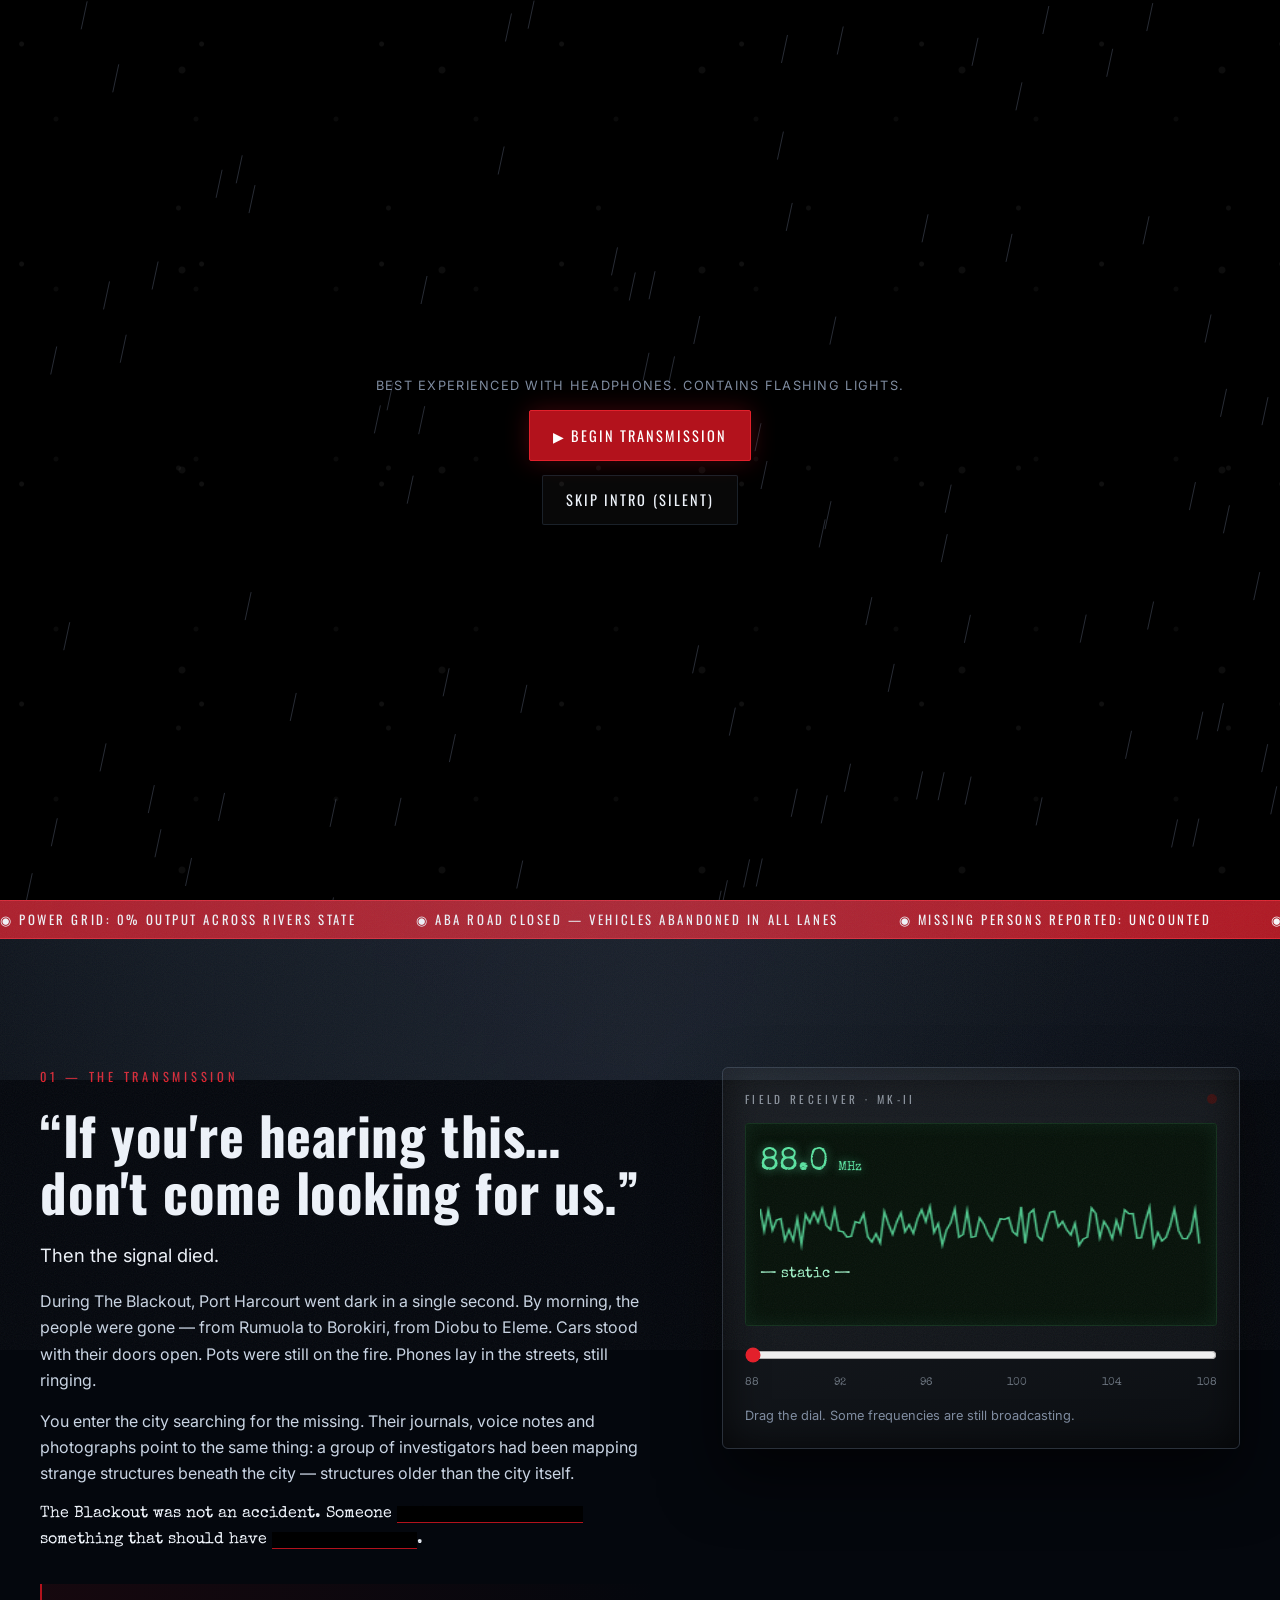
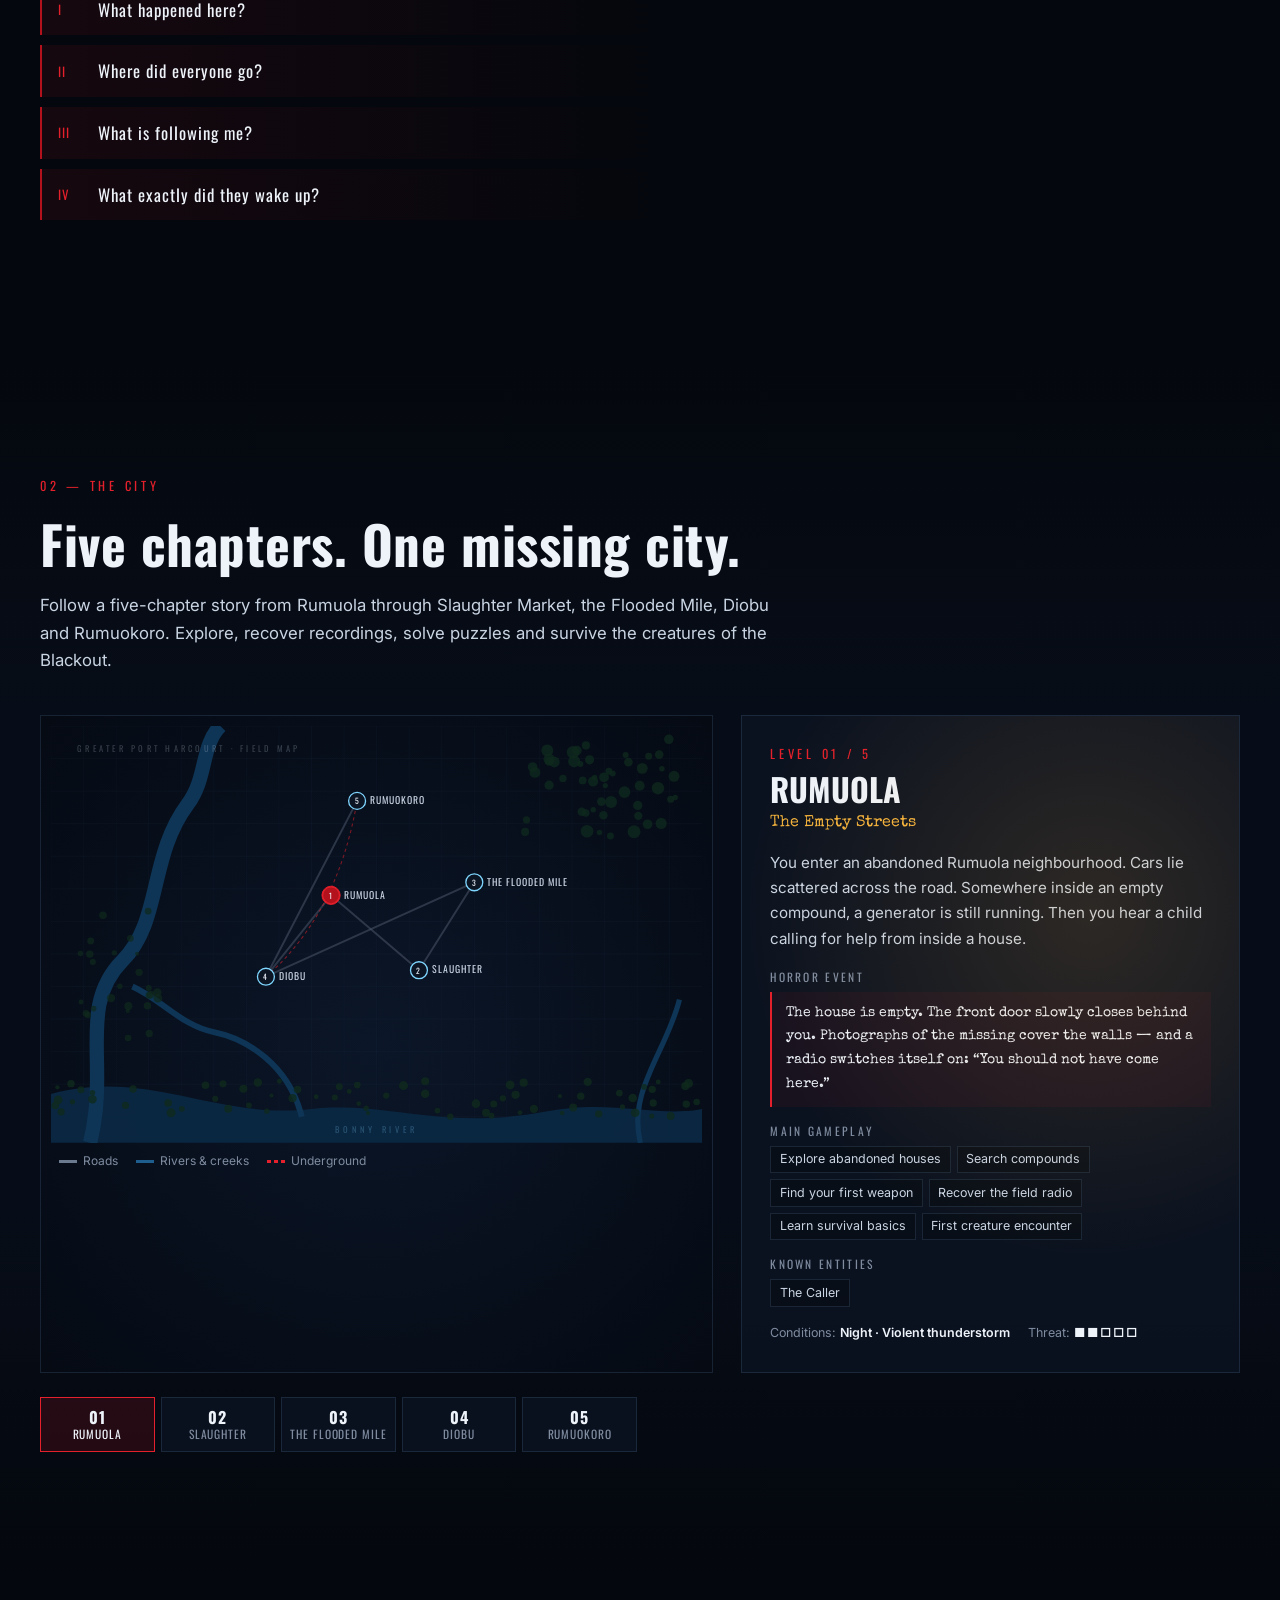
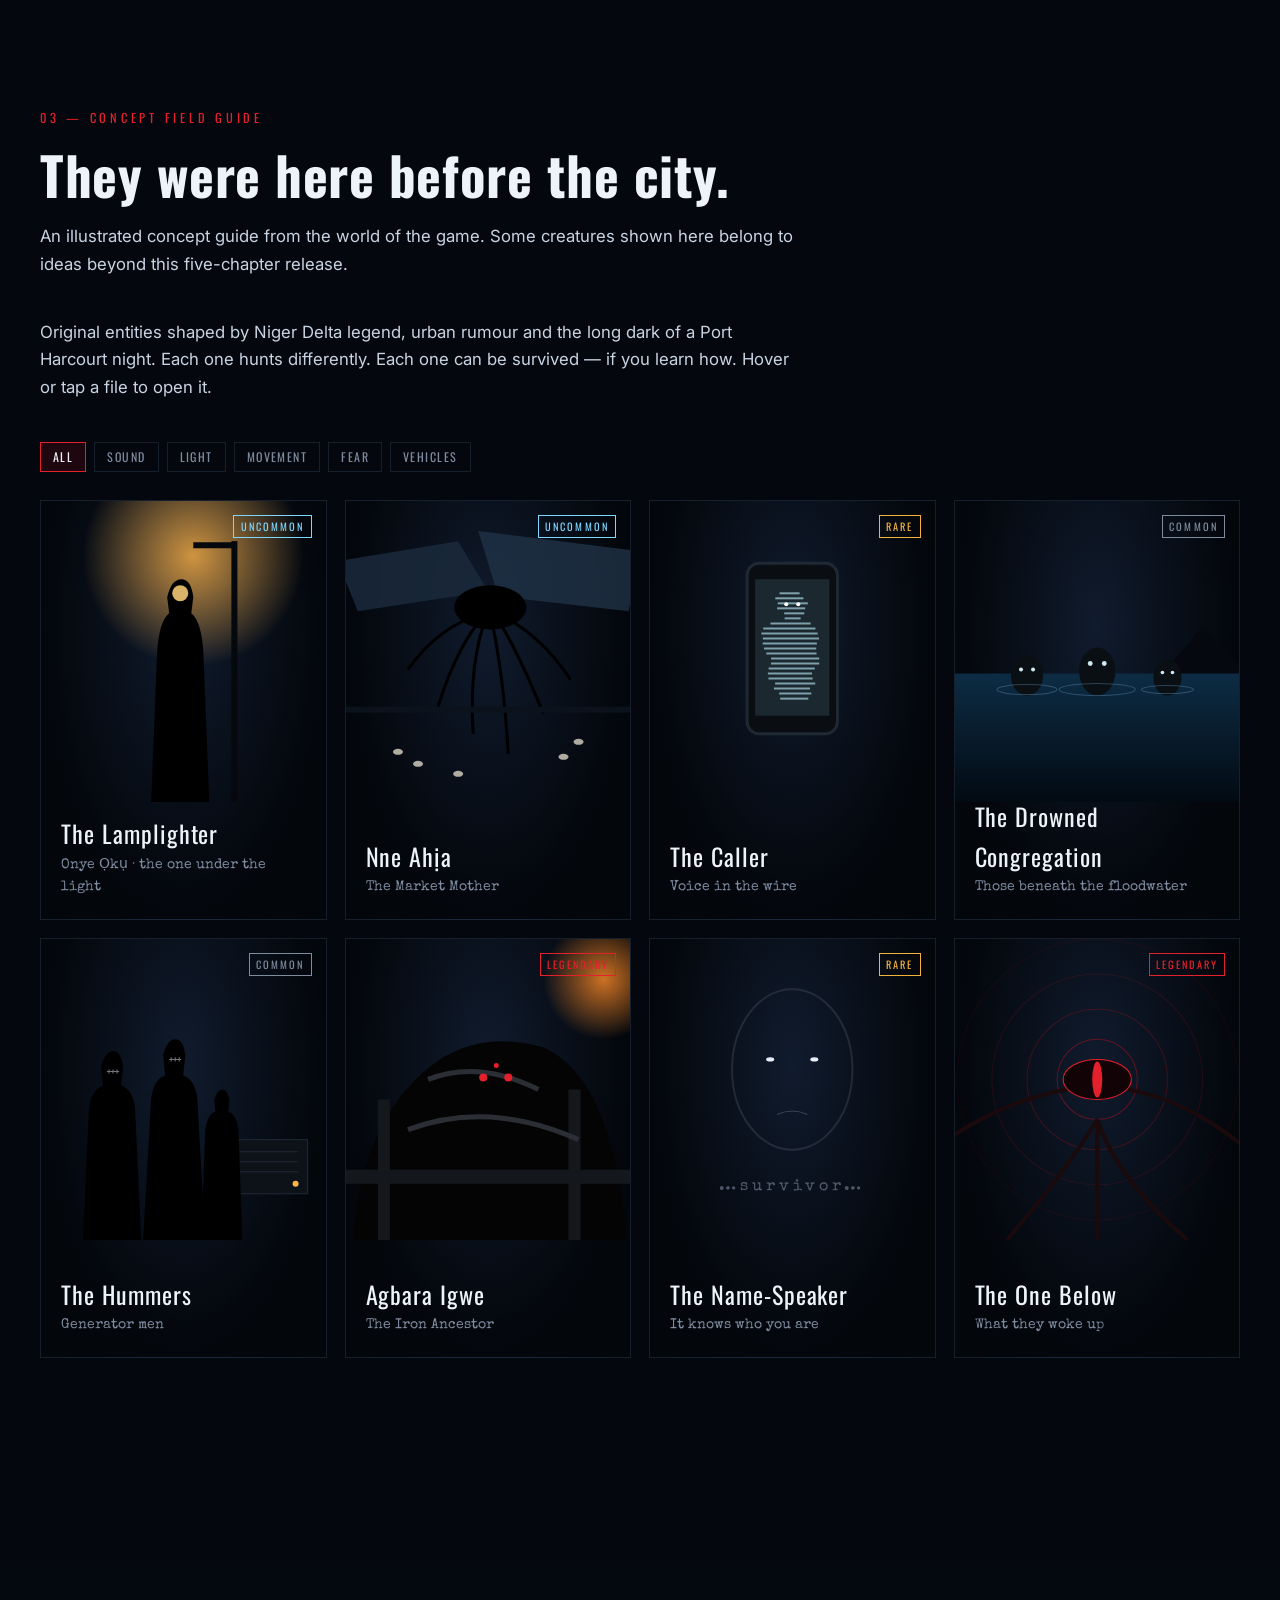
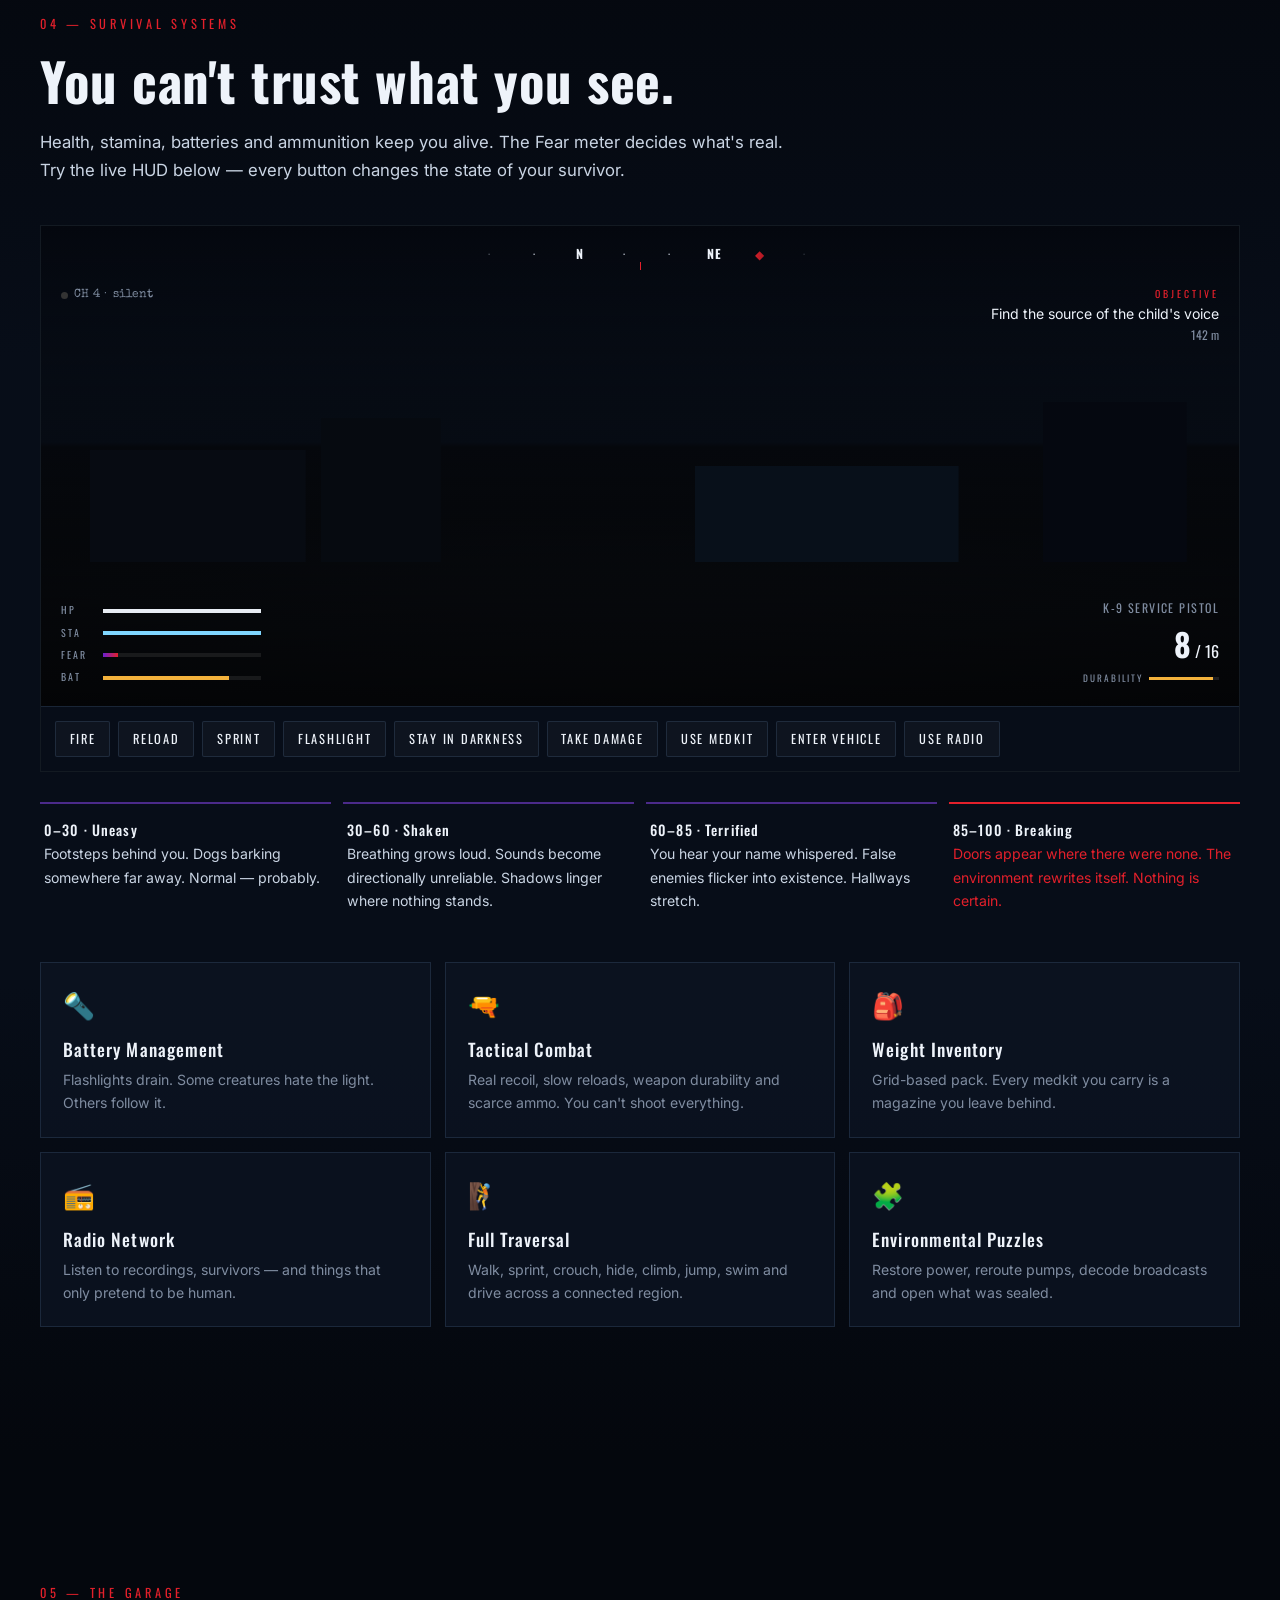
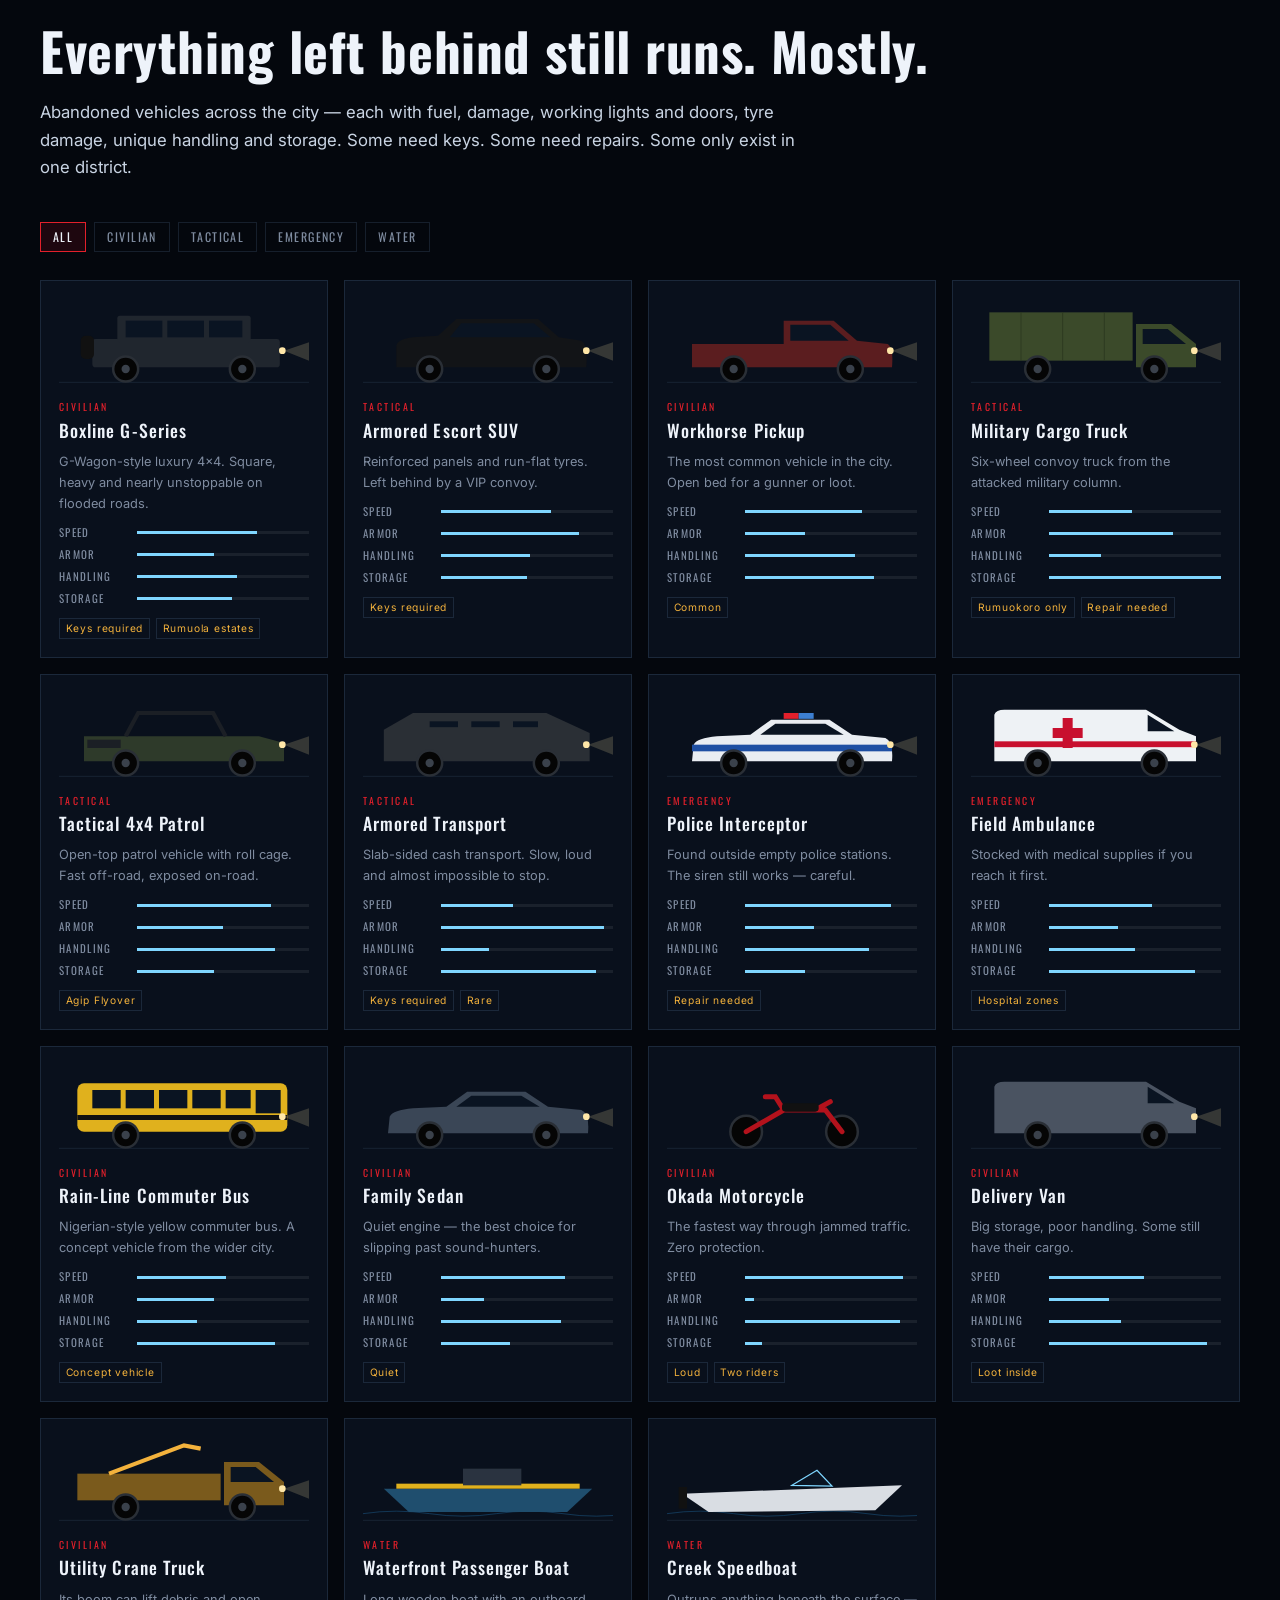
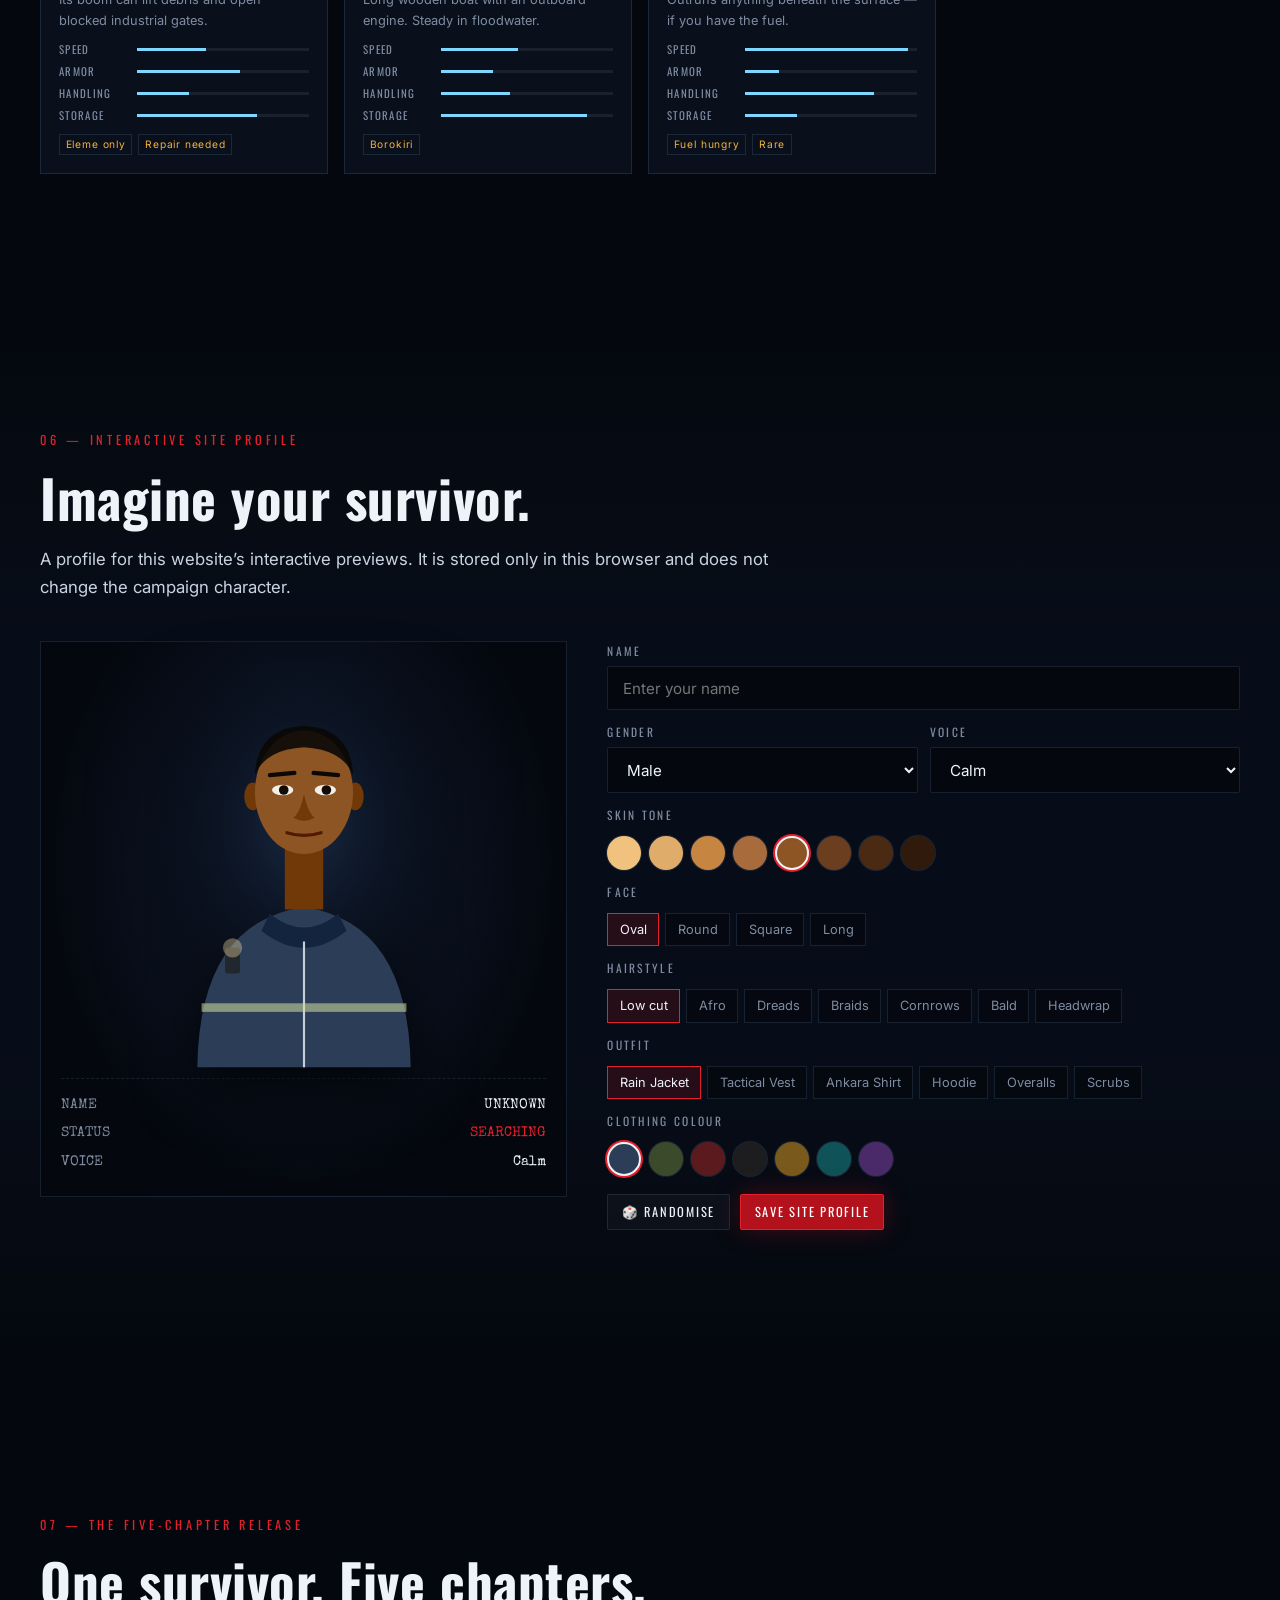
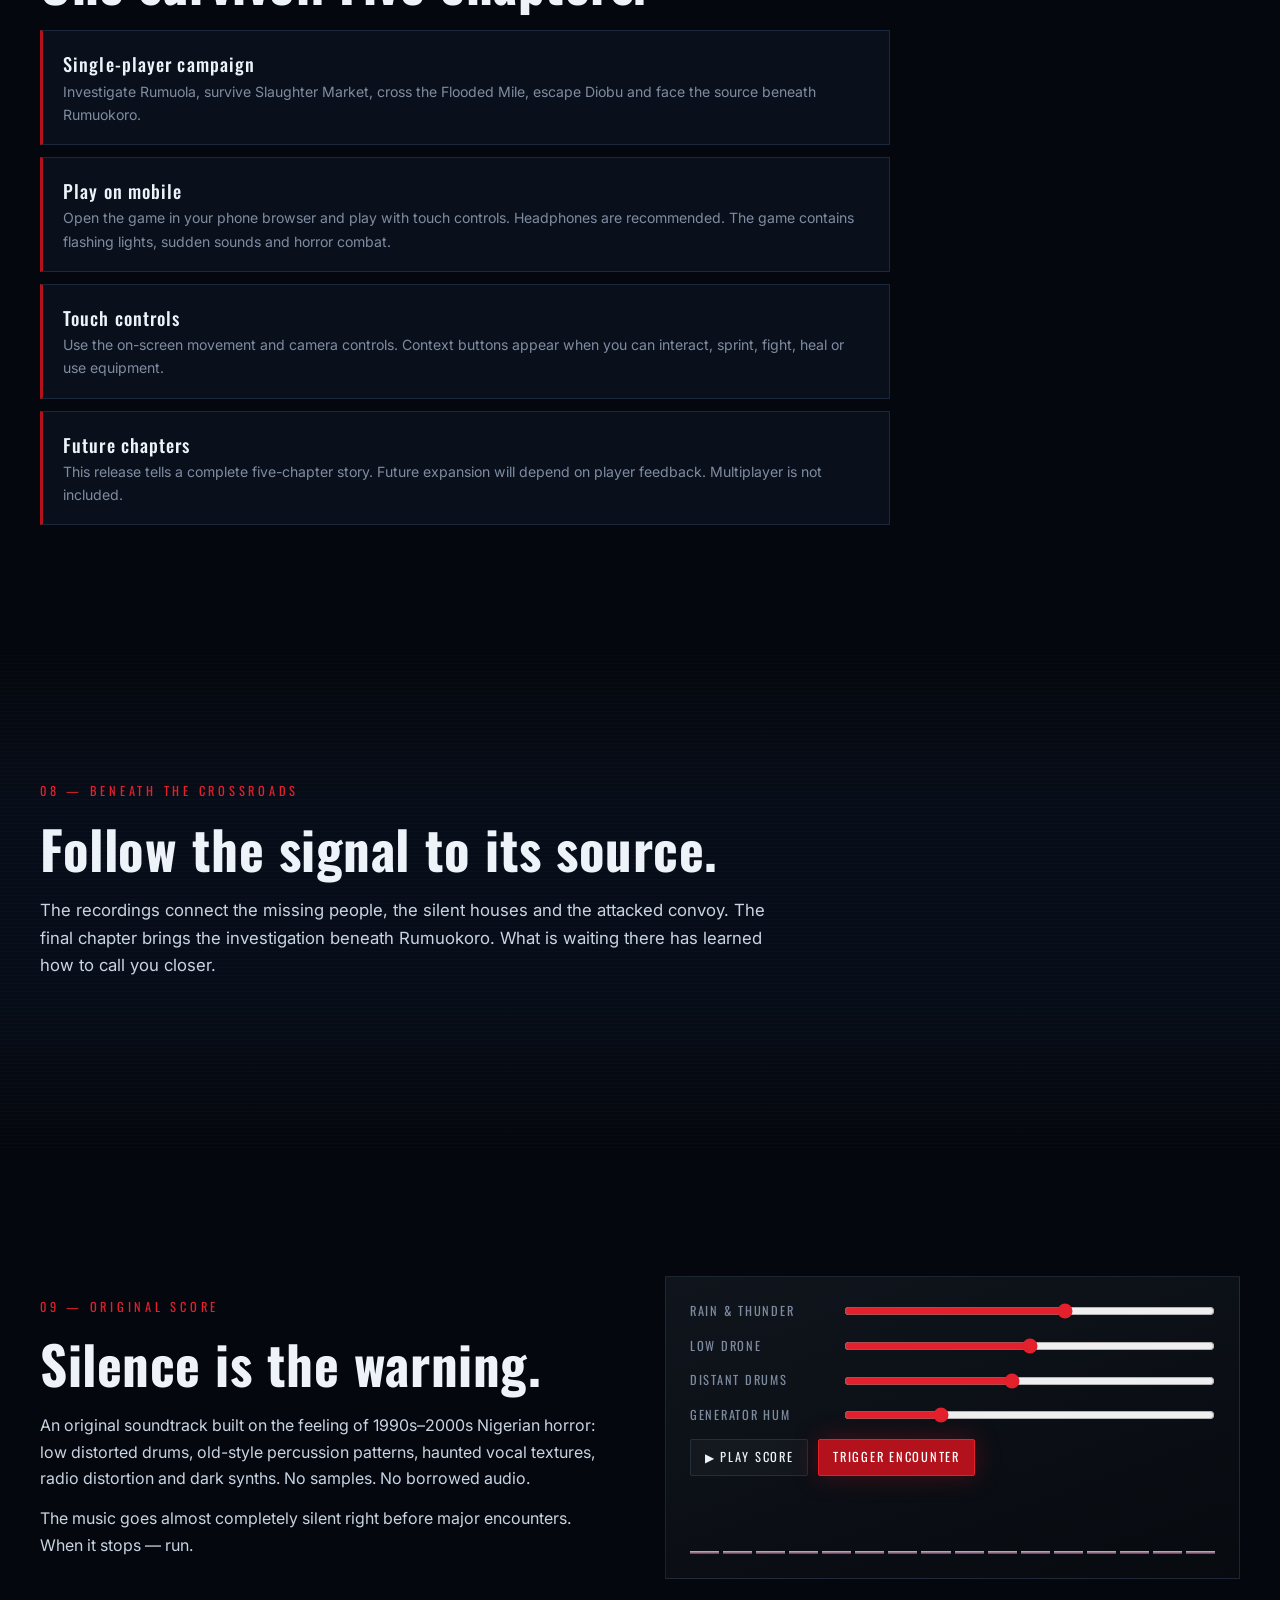
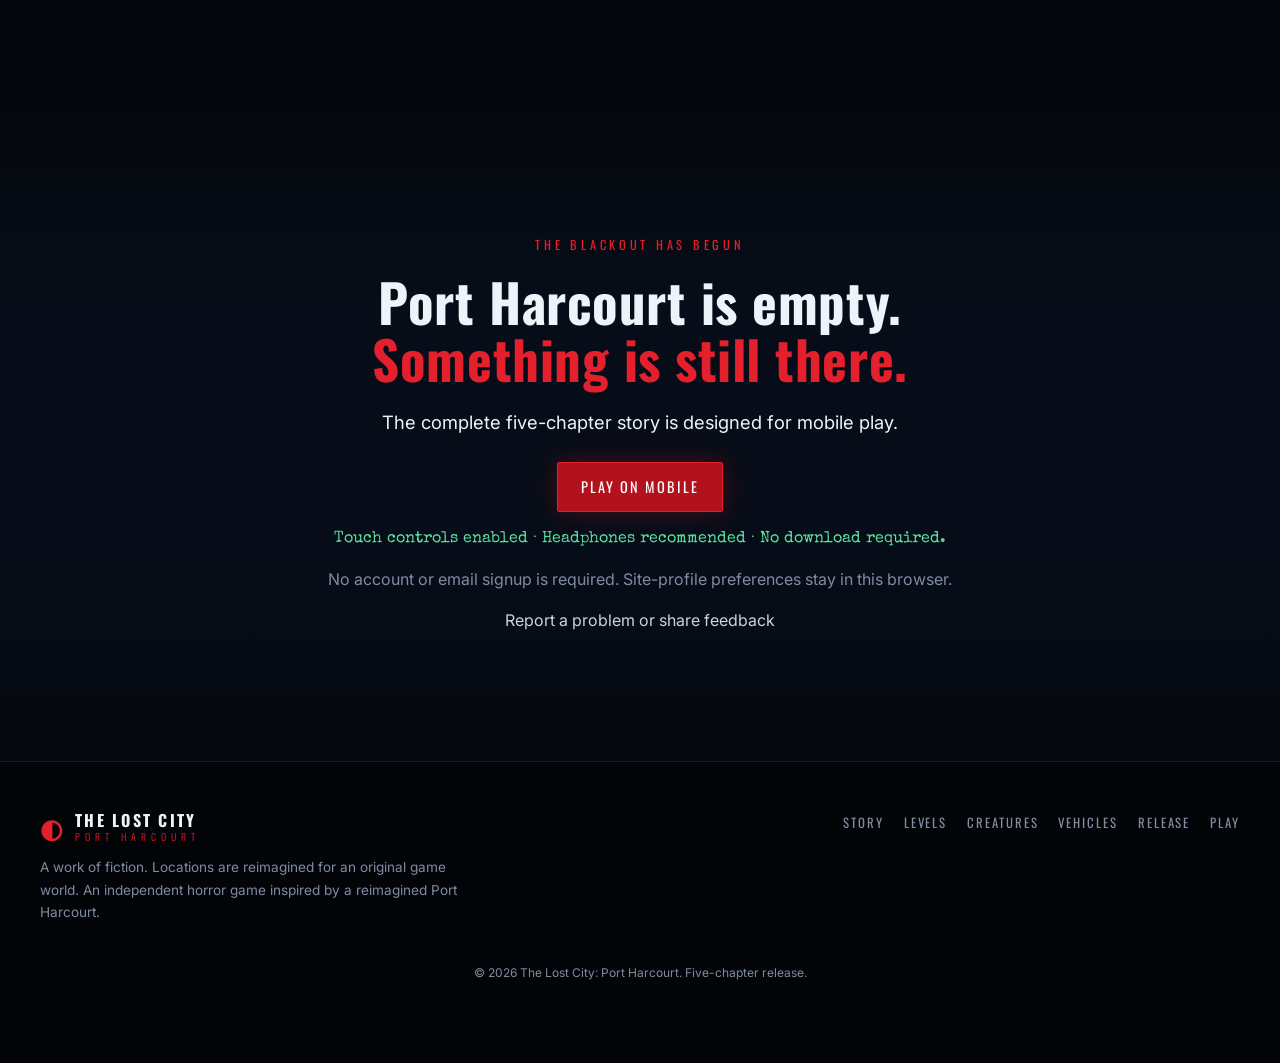
<file: index.html>
<!DOCTYPE html>
<html lang="en">
<head>
  <meta charset="UTF-8" />
  <meta name="viewport" content="width=device-width, initial-scale=1.0" />
  <title>The Lost City: Port Harcourt</title>
  <meta name="description" content="A five-chapter mobile survival horror game set in Port Harcourt after The Blackout. Play in your phone browser with touch controls." />
  <meta property="og:title" content="The Lost City: Port Harcourt" />
  <meta property="og:description" content="Five chapters. One missing city. A mobile survival horror story set in Port Harcourt." />
  <meta name="twitter:card" content="summary" />
  <link rel="preconnect" href="https://fonts.googleapis.com" />
  <link rel="preconnect" href="https://fonts.gstatic.com" crossorigin />
  <link href="https://fonts.googleapis.com/css2?family=Oswald:wght@300;500;700&family=Special+Elite&family=Inter:wght@300;400;600&display=swap" rel="stylesheet" />
  <link rel="stylesheet" href="style.css" />
</head>
<body>

  <!-- ============ CINEMATIC INTRO ============ -->
  <div id="intro" class="intro">
    <canvas id="introCanvas"></canvas>
    <div class="intro-rainglass"></div>
    <div class="intro-text" id="introText"></div>
    <div class="intro-title" id="introTitle">
      <span class="t-small">THE LOST CITY</span>
      <span class="t-big">PORT HARCOURT</span>
    </div>
    <div class="intro-start" id="introStart">
      <p class="intro-warn">Best experienced with headphones. Contains flashing lights.</p>
      <a class="btn btn-blood" id="startBtn" href="/play/">▶ Begin Transmission</a>
      <button class="btn btn-ghost" id="skipBtn">Skip intro (silent)</button>
    </div>
    <button class="intro-skip hidden" id="skipRunning">Skip ›</button>
  </div>

  <!-- ============ GLOBAL ATMOSPHERE LAYERS ============ -->
  <canvas id="rainCanvas" class="rain-canvas" aria-hidden="true"></canvas>
  <div class="lightning" id="lightning" aria-hidden="true"></div>
  <div class="fog" aria-hidden="true"></div>
  <div class="vignette" aria-hidden="true"></div>
  <div class="grain" aria-hidden="true"></div>
  <div class="phantom" id="phantom" aria-hidden="true"></div>
  <div class="whisper" id="whisper" aria-hidden="true"></div>

  <!-- ============ NAV ============ -->
  <header class="nav" id="nav">
    <a href="#home" class="logo">
      <span class="logo-mark">◐</span>
      <span>THE LOST CITY<small>PORT HARCOURT</small></span>
    </a>
    <nav class="nav-links" id="navLinks">
      <a href="#story">Story</a>
      <a href="#levels">Levels</a>
      <a href="#creatures">Creatures</a>
      <a href="#fear">Fear</a>
      <a href="#vehicles">Vehicles</a>
      <a href="#operative">Operative</a>
      <a href="#release">Release</a>
      <a href="#endings">Endings</a>
    </nav>
    <div class="nav-actions">
      <button class="icon-btn" id="soundBtn" title="Toggle soundtrack" aria-label="Toggle soundtrack">🔇</button>
      <a href="/play/" class="btn btn-blood btn-sm">Play on Mobile</a>
      <button class="icon-btn burger" id="burger" aria-label="Menu">☰</button>
    </div>
  </header>

  <!-- ============ SITE-WIDE FEAR METER ============ -->
  <aside class="fear-widget" id="fearWidget" title="Your fear rises in the dark.">
    <div class="fear-label">FEAR</div>
    <div class="fear-track"><div class="fear-fill" id="fearFill"></div></div>
    <div class="fear-num" id="fearNum">0</div>
    <button class="flare-btn" id="flareBtn" title="Light a flare (reset fear)">🔥</button>
  </aside>

  <main>
    <!-- ============ HERO ============ -->
    <section class="hero" id="home">
      <canvas id="cityCanvas" class="city-canvas"></canvas>
      <div class="hero-content">
        <p class="eyebrow flicker">// RIVERS STATE · NIGERIA · 72 HOURS AFTER THE BLACKOUT</p>
        <h1 class="hero-title">
          <span class="ht-1">THE LOST CITY</span>
          <span class="ht-2" data-text="PORT HARCOURT">PORT HARCOURT</span>
        </h1>
        <p class="hero-sub">A cinematic third-person horror-action survival game. Entire neighbourhoods are empty. Generators still run inside abandoned compounds. Something has been living beneath the city for decades — and it knows you're here.</p>
        <div class="hero-cta">
          <a href="/play/" class="btn btn-blood">Play on Mobile</a>
          <button class="btn btn-ghost" id="replayIntro">▶ Watch Opening Cinematic</button>
        </div>
        <p class="launch-status" role="status">Mobile browser · Touch controls · Headphones recommended · Contains flashing lights and sudden sounds.</p>
        <div class="hero-tags">
          <span>Five Chapters</span><span>Survival Horror</span><span>Single-Player</span><span>Mobile Browser</span><span>Touch Controls</span>
        </div>
      </div>
      <div class="scroll-hint">SCROLL · IF YOU DARE</div>
    </section>

    <!-- ============ STATUS TICKER ============ -->
    <div class="ticker" aria-hidden="true">
      <div class="ticker-track" id="tickerTrack"></div>
    </div>

    <!-- ============ STORY ============ -->
    <section class="section" id="story">
      <div class="container story-grid">
        <div>
          <p class="eyebrow">01 — THE TRANSMISSION</p>
          <h2 class="section-title">“If you're hearing this… don't come looking for us.”</h2>
          <p class="lead">Then the signal died.</p>
          <p>During The Blackout, Port Harcourt went dark in a single second. By morning, the people were gone — from Rumuola to Borokiri, from Diobu to Eleme. Cars stood with their doors open. Pots were still on the fire. Phones lay in the streets, still ringing.</p>
          <p>You enter the city searching for the missing. Their journals, voice notes and photographs point to the same thing: a group of investigators had been mapping strange structures beneath the city — structures older than the city itself.</p>
          <p class="redacted-line">The Blackout was not an accident. Someone <span class="redact" tabindex="0">intentionally opened</span> something that should have <span class="redact" tabindex="0">remained buried</span>.</p>
          <div class="questions">
            <div class="q"><span>I</span>What happened here?</div>
            <div class="q"><span>II</span>Where did everyone go?</div>
            <div class="q"><span>III</span>What is following me?</div>
            <div class="q"><span>IV</span>What exactly did they wake up?</div>
          </div>
        </div>

        <!-- Radio -->
        <div class="radio" id="radio">
          <div class="radio-top">
            <span class="radio-brand">FIELD RECEIVER · MK-II</span>
            <span class="radio-led" id="radioLed"></span>
          </div>
          <div class="radio-screen">
            <div class="radio-freq"><span id="freqVal">88.0</span> <small>MHz</small></div>
            <canvas id="radioWave" width="320" height="60"></canvas>
            <div class="radio-msg" id="radioMsg">— static —</div>
          </div>
          <input type="range" id="tuner" min="880" max="1080" value="880" aria-label="Tune radio frequency" />
          <div class="radio-scale"><span>88</span><span>92</span><span>96</span><span>100</span><span>104</span><span>108</span></div>
          <p class="radio-hint">Drag the dial. Some frequencies are still broadcasting.</p>
        </div>
      </div>
    </section>

    <!-- ============ LEVELS ============ -->
    <section class="section dark" id="levels">
      <div class="container">
        <p class="eyebrow">02 — THE CITY</p>
        <h2 class="section-title">Five chapters. One missing city.</h2>
        <p class="lead narrow">Follow a five-chapter story from Rumuola through Slaughter Market, the Flooded Mile, Diobu and Rumuokoro. Explore, recover recordings, solve puzzles and survive the creatures of the Blackout.</p>

        <div class="levels-wrap">
          <div class="map-box">
            <svg id="mapSvg" viewBox="0 0 1000 640" role="img" aria-label="Map of the five chapters"></svg>
            <div class="map-legend">
              <span><i class="lg lg-road"></i>Roads</span>
              <span><i class="lg lg-river"></i>Rivers &amp; creeks</span>
              <span><i class="lg lg-tunnel"></i>Underground</span>
            </div>
          </div>
          <article class="level-panel" id="levelPanel"></article>
        </div>

        <div class="level-strip" id="levelStrip"></div>
      </div>
    </section>

    <!-- ============ CREATURES ============ -->
    <section class="section" id="creatures">
      <div class="container">
        <p class="eyebrow">03 — CONCEPT FIELD GUIDE</p>
        <h2 class="section-title">They were here before the city.</h2>
        <p class="lead narrow">An illustrated concept guide from the world of the game. Some creatures shown here belong to ideas beyond this five-chapter release.</p>
        <p class="lead narrow">Original entities shaped by Niger Delta legend, urban rumour and the long dark of a Port Harcourt night. Each one hunts differently. Each one can be survived — if you learn how. Hover or tap a file to open it.</p>
        <div class="filters" id="creatureFilters">
          <button class="chip active" data-f="all">All</button>
          <button class="chip" data-f="Sound">Sound</button>
          <button class="chip" data-f="Light">Light</button>
          <button class="chip" data-f="Movement">Movement</button>
          <button class="chip" data-f="Fear">Fear</button>
          <button class="chip" data-f="Vehicles">Vehicles</button>
        </div>
        <div class="creature-grid" id="creatureGrid"></div>
      </div>
    </section>

    <!-- ============ FEAR + HUD ============ -->
    <section class="section dark" id="fear" data-site-preview="true">
      <div class="container">
        <p class="eyebrow">04 — SURVIVAL SYSTEMS</p>
        <h2 class="section-title">You can't trust what you see.</h2>
        <p class="lead narrow">Health, stamina, batteries and ammunition keep you alive. The Fear meter decides what's real. Try the live HUD below — every button changes the state of your survivor.</p>

        <div class="hud-demo" id="hudDemo">
          <div class="hud-scene" id="hudScene">
            <div class="hud-flashlight" id="hudFlash"></div>
            <div class="hud-shadow" id="hudShadow"></div>

            <!-- HUD: compass -->
            <div class="hud-compass">
              <div class="compass-strip" id="compassStrip"></div>
              <div class="compass-pin"></div>
            </div>

            <!-- HUD: objective -->
            <div class="hud-objective">
              <div class="obj-label">OBJECTIVE</div>
              <div class="obj-text" id="objText">Find the source of the child's voice</div>
              <div class="obj-dist" id="objDist">142 m</div>
            </div>

            <!-- HUD: radio -->
            <div class="hud-radio" id="hudRadio">
              <span class="rdot"></span> CH 4 · <span id="hudRadioTxt">silent</span>
            </div>

            <!-- HUD: vitals -->
            <div class="hud-vitals">
              <div class="vital"><label>HP</label><div class="vbar"><i id="hpBar"></i></div></div>
              <div class="vital"><label>STA</label><div class="vbar sta"><i id="staBar"></i></div></div>
              <div class="vital"><label>FEAR</label><div class="vbar fear"><i id="fearBar"></i></div></div>
              <div class="vital"><label>BAT</label><div class="vbar bat"><i id="batBar"></i></div></div>
            </div>

            <!-- HUD: weapon -->
            <div class="hud-weapon">
              <div class="w-name" id="wName">K-9 Service Pistol</div>
              <div class="w-ammo"><b id="ammoMag">8</b> / <span id="ammoRes">16</span></div>
              <div class="w-dur">DURABILITY <i><b id="durBar"></b></i></div>
            </div>

            <!-- HUD: vehicle -->
            <div class="hud-vehicle hidden" id="hudVehicle">
              <div>HILUX-PATTERN PICKUP</div>
              <div class="veh-row"><span>FUEL</span><i><b id="fuelBar"></b></i></div>
              <div class="veh-row"><span>ENGINE</span><i><b id="engBar"></b></i></div>
              <div class="veh-speed"><b id="vehSpeed">0</b> km/h</div>
            </div>

            <div class="hud-log" id="hudLog"></div>
            <div class="hud-hallucination" id="hudHallu"></div>
          </div>

          <div class="hud-controls">
            <button class="btn btn-ghost btn-sm" data-act="fire">Fire</button>
            <button class="btn btn-ghost btn-sm" data-act="reload">Reload</button>
            <button class="btn btn-ghost btn-sm" data-act="sprint">Sprint</button>
            <button class="btn btn-ghost btn-sm" data-act="flash">Flashlight</button>
            <button class="btn btn-ghost btn-sm" data-act="dark">Stay in darkness</button>
            <button class="btn btn-ghost btn-sm" data-act="hurt">Take damage</button>
            <button class="btn btn-ghost btn-sm" data-act="heal">Use medkit</button>
            <button class="btn btn-ghost btn-sm" data-act="drive">Enter vehicle</button>
            <button class="btn btn-ghost btn-sm" data-act="radio">Use radio</button>
          </div>
        </div>

        <div class="fear-stages">
          <div class="fstage"><b>0–30 · Uneasy</b><p>Footsteps behind you. Dogs barking somewhere far away. Normal — probably.</p></div>
          <div class="fstage"><b>30–60 · Shaken</b><p>Breathing grows loud. Sounds become directionally unreliable. Shadows linger where nothing stands.</p></div>
          <div class="fstage"><b>60–85 · Terrified</b><p>You hear your name whispered. False enemies flicker into existence. Hallways stretch.</p></div>
          <div class="fstage red"><b>85–100 · Breaking</b><p>Doors appear where there were none. The environment rewrites itself. Nothing is certain.</p></div>
        </div>

        <div class="feature-grid">
          <div class="feat"><span>🔦</span><h4>Battery Management</h4><p>Flashlights drain. Some creatures hate the light. Others follow it.</p></div>
          <div class="feat"><span>🔫</span><h4>Tactical Combat</h4><p>Real recoil, slow reloads, weapon durability and scarce ammo. You can't shoot everything.</p></div>
          <div class="feat"><span>🎒</span><h4>Weight Inventory</h4><p>Grid-based pack. Every medkit you carry is a magazine you leave behind.</p></div>
          <div class="feat"><span>📻</span><h4>Radio Network</h4><p>Listen to recordings, survivors — and things that only pretend to be human.</p></div>
          <div class="feat"><span>🧗</span><h4>Full Traversal</h4><p>Walk, sprint, crouch, hide, climb, jump, swim and drive across a connected region.</p></div>
          <div class="feat"><span>🧩</span><h4>Environmental Puzzles</h4><p>Restore power, reroute pumps, decode broadcasts and open what was sealed.</p></div>
        </div>
      </div>
    </section>

    <!-- ============ VEHICLE CONCEPTS ============ -->
    <section class="section" id="vehicles" data-site-preview="true">
      <div class="container">
        <p class="eyebrow">05 — THE GARAGE</p>
        <h2 class="section-title">Everything left behind still runs. Mostly.</h2>
        <p class="lead narrow">Abandoned vehicles across the city — each with fuel, damage, working lights and doors, tyre damage, unique handling and storage. Some need keys. Some need repairs. Some only exist in one district.</p>
        <div class="filters" id="vehFilters">
          <button class="chip active" data-f="all">All</button>
          <button class="chip" data-f="Civilian">Civilian</button>
          <button class="chip" data-f="Tactical">Tactical</button>
          <button class="chip" data-f="Emergency">Emergency</button>
          <button class="chip" data-f="Water">Water</button>
        </div>
        <div class="veh-grid" id="vehGrid"></div>
      </div>
    </section>

    <!-- ============ OPERATIVE CREATOR ============ -->
    <section class="section dark" id="operative">
      <div class="container">
        <p class="eyebrow">06 — INTERACTIVE SITE PROFILE</p>
        <h2 class="section-title">Imagine your survivor.</h2>
        <p class="lead narrow">A profile for this website’s interactive previews. It is stored only in this browser and does not change the campaign character.</p>
        <div class="creator">
          <div class="creator-preview">
            <svg id="avatar" viewBox="0 0 300 380" aria-label="Character preview"></svg>
            <div class="id-card">
              <div class="id-row"><span>NAME</span><b id="idName">UNKNOWN</b></div>
              <div class="id-row"><span>STATUS</span><b class="blink">SEARCHING</b></div>
              <div class="id-row"><span>VOICE</span><b id="idVoice">Calm</b></div>
            </div>
          </div>
          <form class="creator-form" id="creatorForm" onsubmit="return false;">
            <label>Name<input type="text" id="cName" maxlength="18" placeholder="Enter your name" /></label>
            <div class="row2">
              <label>Gender
                <select id="cGender"><option value="m">Male</option><option value="f">Female</option></select>
              </label>
              <label>Voice
                <select id="cVoice"><option>Calm</option><option>Gruff</option><option>Nervous</option><option>Commanding</option></select>
              </label>
            </div>
            <label>Skin tone</label>
            <div class="swatches" id="skinSw"></div>
            <label>Face</label>
            <div class="opt-row" id="faceOpts"></div>
            <label>Hairstyle</label>
            <div class="opt-row" id="hairOpts"></div>
            <label>Outfit</label>
            <div class="opt-row" id="outfitOpts"></div>
            <label>Clothing colour</label>
            <div class="swatches" id="clothSw"></div>
            <div class="creator-actions">
              <button class="btn btn-ghost btn-sm" id="randomBtn" type="button">🎲 Randomise</button>
              <button class="btn btn-blood btn-sm" id="saveOp" type="button">Save Site Profile</button>
            </div>
            <p class="saved-msg" id="savedMsg"></p>
          </form>
        </div>
      </div>
    </section>

    <!-- ============ RELEASE ============ -->
    <section class="section" id="release">
      <div class="container">
        <p class="eyebrow">07 — THE FIVE-CHAPTER RELEASE</p>
        <h2 class="section-title">One survivor. Five chapters.</h2>
        <div class="mp-modes">
          <div class="mode"><h4>Single-player campaign</h4><p>Investigate Rumuola, survive Slaughter Market, cross the Flooded Mile, escape Diobu and face the source beneath Rumuokoro.</p></div>
          <div class="mode"><h4>Play on mobile</h4><p>Open the game in your phone browser and play with touch controls. Headphones are recommended. The game contains flashing lights, sudden sounds and horror combat.</p></div>
          <div class="mode"><h4>Touch controls</h4><p>Use the on-screen movement and camera controls. Context buttons appear when you can interact, sprint, fight, heal or use equipment.</p></div>
          <div class="mode"><h4>Future chapters</h4><p>This release tells a complete five-chapter story. Future expansion will depend on player feedback. Multiplayer is not included.</p></div>
        </div>
      </div>
    </section>

    <!-- ============ FINALE ============ -->
    <section class="section dark underground" id="endings">
      <div class="container">
        <p class="eyebrow">08 — BENEATH THE CROSSROADS</p>
        <h2 class="section-title">Follow the signal to its source.</h2>
        <p class="lead narrow">The recordings connect the missing people, the silent houses and the attacked convoy. The final chapter brings the investigation beneath Rumuokoro. What is waiting there has learned how to call you closer.</p>
        <div id="endingOut"></div>
      </div>
    </section>

    <!-- ============ SOUNDTRACK ============ -->
    <section class="section" id="sound">
      <div class="container sound-grid">
        <div>
          <p class="eyebrow">09 — ORIGINAL SCORE</p>
          <h2 class="section-title">Silence is the warning.</h2>
          <p>An original soundtrack built on the feeling of 1990s–2000s Nigerian horror: low distorted drums, old-style percussion patterns, haunted vocal textures, radio distortion and dark synths. No samples. No borrowed audio.</p>
          <p>The music goes almost completely silent right before major encounters. When it stops — run.</p>
        </div>
        <div class="mixer">
          <div class="mix-row"><span>Rain &amp; Thunder</span><input type="range" min="0" max="100" value="60" data-ch="rain" /></div>
          <div class="mix-row"><span>Low Drone</span><input type="range" min="0" max="100" value="50" data-ch="drone" /></div>
          <div class="mix-row"><span>Distant Drums</span><input type="range" min="0" max="100" value="45" data-ch="drums" /></div>
          <div class="mix-row"><span>Generator Hum</span><input type="range" min="0" max="100" value="25" data-ch="gen" /></div>
          <div class="mix-buttons">
            <button class="btn btn-ghost btn-sm" id="mixPlay">▶ Play score</button>
            <button class="btn btn-blood btn-sm" id="mixSilence">Trigger encounter</button>
          </div>
          <div class="eq" id="eq"><i></i><i></i><i></i><i></i><i></i><i></i><i></i><i></i><i></i><i></i><i></i><i></i><i></i><i></i><i></i><i></i></div>
        </div>
      </div>
    </section>

    <!-- ============ JOIN ============ -->
    <section class="section dark join" id="join">
      <div class="container join-box">
        <p class="eyebrow flicker">THE BLACKOUT HAS BEGUN</p>
        <h2 class="section-title">Port Harcourt is empty.<br /><span class="red">Something is still there.</span></h2>
        <p class="lead">The complete five-chapter story is designed for mobile play.</p>
        <a href="/play/" class="btn btn-blood">Play on Mobile</a>
        <p class="join-msg" id="joinMsg" role="status">Touch controls enabled · Headphones recommended · No download required.</p>
        <p class="muted">No account or email signup is required. Site-profile preferences stay in this browser.</p>
        <p><a href="https://github.com/gracenyah/ph-horror/issues/new" target="_blank" rel="noopener noreferrer">Report a problem or share feedback</a></p>

      </div>
    </section>
  </main>

  <footer class="footer">
    <div class="container foot-grid">
      <div>
        <div class="logo"><span class="logo-mark">◐</span><span>THE LOST CITY<small>PORT HARCOURT</small></span></div>
        <p class="muted">A work of fiction. Locations are reimagined for an original game world. An independent horror game inspired by a reimagined Port Harcourt.</p>
      </div>
      <div class="foot-links">
        <a href="#story">Story</a><a href="#levels">Levels</a><a href="#creatures">Creatures</a><a href="#vehicles">Vehicles</a><a href="#release">Release</a><a href="/play/">Play</a>
      </div>
    </div>
    <p class="copy">© 2026 The Lost City: Port Harcourt. Five-chapter release.</p>
  </footer>

  <!-- Modal -->
  <div class="modal hidden" id="modal" role="dialog" aria-modal="true">
    <div class="modal-box">
      <button class="modal-close" id="modalClose" aria-label="Close">✕</button>
      <div id="modalBody"></div>
    </div>
  </div>

  <script src="script.js"></script>
</body>
</html>
</file>
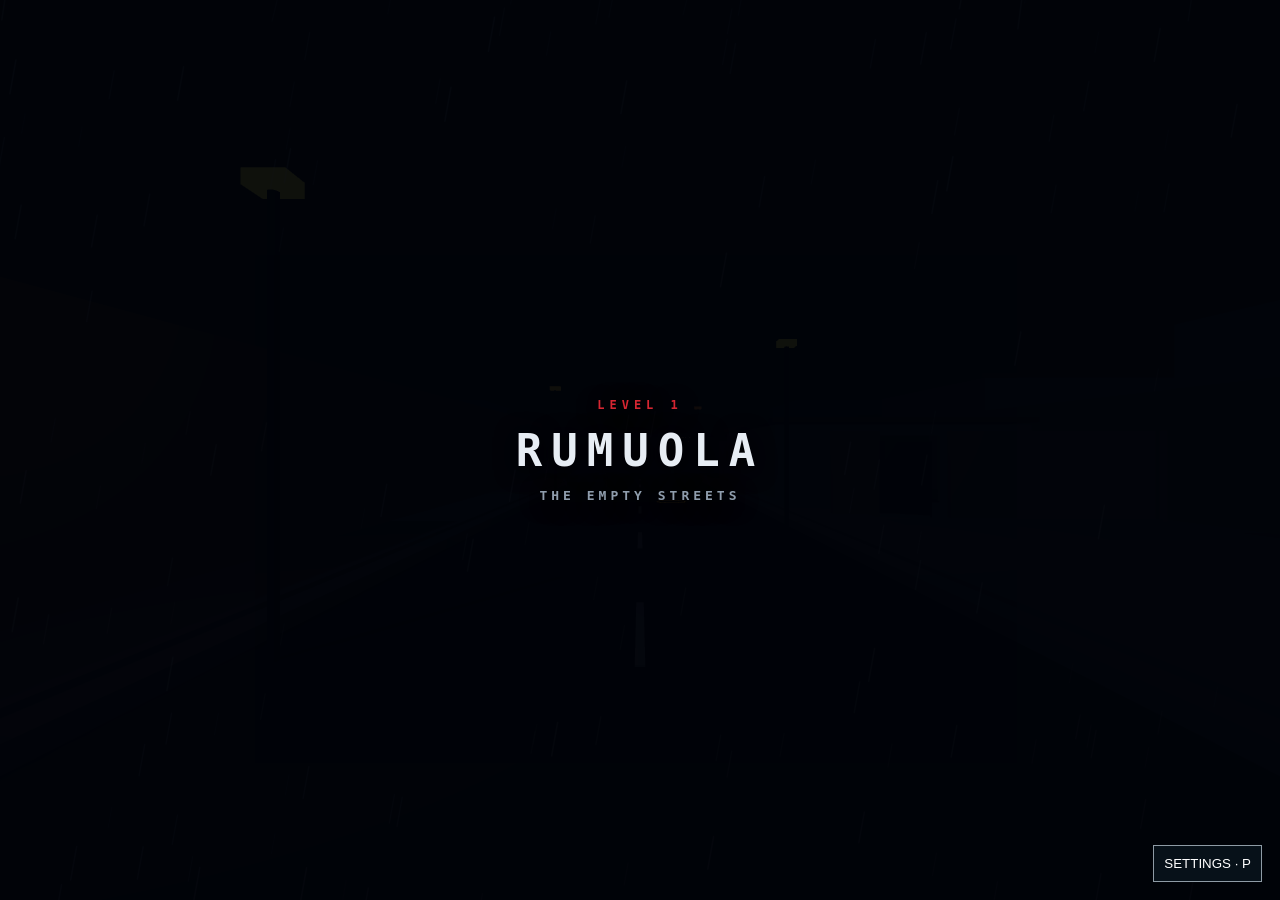
<file: play/index.html>
<!doctype html>
<html>
<head>
    <meta name='viewport' content='width=device-width, initial-scale=1, maximum-scale=1, minimum-scale=1, user-scalable=no, viewport-fit=cover' />
    <meta charset='utf-8'>
    <link rel="stylesheet" type="text/css" href="styles.css">
    <link rel="manifest" href="manifest.json">
    <style></style>
    <title>The Lost CityPH Mobile 4.0</title>
    <script src="playcanvas-stable.min.js"></script>
    <script src="__settings__.js"></script>
</head>
<body>
    <script src="__modules__.js"></script>
    <script src="__start__.js"></script>
    <script src="__loading__.js"></script>
</body>
</html>
</file>
<file: style.css>
/* =========================================================
   THE LOST CITY: PORT HARCOURT — style.css
   ========================================================= */
:root {
  --bg: #04070d;
  --bg2: #070d18;
  --panel: rgba(12, 20, 34, 0.78);
  --line: rgba(120, 160, 210, 0.16);
  --text: #c9d4e3;
  --muted: #7f8ca0;
  --bright: #eef3fa;
  --blue: #3d7fd1;
  --cyan: #7fd6ff;
  --blood: #b3121c;
  --blood2: #e3202b;
  --amber: #f3b23c;
  --sodium: #ffb347;
  --green: #5be3a1;
  --fear: 0; /* 0..1 — set by JS */
  --display: "Oswald", sans-serif;
  --type: "Special Elite", monospace;
  --body: "Inter", system-ui, sans-serif;
}

* { box-sizing: border-box; margin: 0; padding: 0; }
html { scroll-behavior: smooth; }
body {
  background: var(--bg);
  color: var(--text);
  font-family: var(--body);
  line-height: 1.65;
  overflow-x: hidden;
  min-height: 100vh;
}
body.locked { overflow: hidden; }
a { color: inherit; text-decoration: none; }
button { font: inherit; cursor: pointer; }
img, svg, canvas { display: block; max-width: 100%; }
.hidden { display: none !important; }
.container { width: min(1200px, 100% - 32px); margin-inline: auto; }
.muted { color: var(--muted); }
.red { color: var(--blood2); }

/* ---------- Atmosphere layers ---------- */
.rain-canvas { position: fixed; inset: 0; width: 100%; height: 100%; pointer-events: none; z-index: 40; opacity: .55; }
.lightning { position: fixed; inset: 0; background: #cfe3ff; opacity: 0; pointer-events: none; z-index: 41; mix-blend-mode: overlay; }
.lightning.strike { animation: strike 0.9s ease-out; }
@keyframes strike {
  0% { opacity: 0 } 4% { opacity: .85 } 9% { opacity: .1 } 14% { opacity: .7 } 30% { opacity: 0 } 100% { opacity: 0 }
}
.fog {
  position: fixed; inset: -20%; pointer-events: none; z-index: 39;
  background:
    radial-gradient(ellipse at 20% 80%, rgba(120,150,190,.10), transparent 50%),
    radial-gradient(ellipse at 80% 60%, rgba(120,150,190,.08), transparent 55%),
    radial-gradient(ellipse at 50% 100%, rgba(140,170,210,.12), transparent 60%);
  animation: fogDrift 40s linear infinite alternate;
}
@keyframes fogDrift { from { transform: translateX(-4%) } to { transform: translateX(4%) } }
.vignette {
  position: fixed; inset: 0; pointer-events: none; z-index: 42;
  background: radial-gradient(ellipse at center, transparent calc(55% - var(--fear) * 25%), rgba(0,0,0,calc(.55 + var(--fear) * .4)) 100%);
}
.grain {
  position: fixed; inset: -50%; pointer-events: none; z-index: 43; opacity: .06;
  background-image: url("data:image/svg+xml;utf8,<svg xmlns='http://www.w3.org/2000/svg' width='160' height='160'><filter id='n'><feTurbulence type='fractalNoise' baseFrequency='.9' numOctaves='3'/></filter><rect width='100%' height='100%' filter='url(%23n)'/></svg>");
  animation: grain 1s steps(6) infinite;
}
@keyframes grain { 0%{transform:translate(0,0)} 25%{transform:translate(-5%,3%)} 50%{transform:translate(4%,-4%)} 75%{transform:translate(-3%,-2%)} 100%{transform:translate(2%,4%)} }

.phantom {
  position: fixed; bottom: 0; width: 90px; height: 260px; z-index: 44; pointer-events: none; opacity: 0;
  background: radial-gradient(ellipse 30% 12% at 50% 10%, #000 70%, transparent 72%),
              linear-gradient(to top, #000 0%, #000 60%, transparent 100%);
  clip-path: polygon(38% 0, 62% 0, 66% 18%, 80% 24%, 86% 100%, 14% 100%, 20% 24%, 34% 18%);
  filter: blur(2px);
  transition: opacity .25s;
}
.phantom.show { opacity: .85; }
.whisper {
  position: fixed; z-index: 45; pointer-events: none; font-family: var(--type);
  color: rgba(220, 230, 255, .0); font-size: 1.05rem; letter-spacing: .25em; text-transform: lowercase;
  transition: color 1.2s;
}
.whisper.show { color: rgba(220,230,255,.55); text-shadow: 0 0 12px rgba(150,180,255,.6); }

/* Fear-driven global effects */
body.fear-2 main { filter: saturate(.75) contrast(1.05); }
body.fear-3 main { filter: saturate(.5) contrast(1.15) hue-rotate(-8deg); animation: breathe 3.2s ease-in-out infinite; }
body.fear-4 main { filter: saturate(.3) contrast(1.3) hue-rotate(-14deg) blur(.4px); animation: breathe 1.6s ease-in-out infinite, jitter 6s infinite; }
@keyframes breathe { 0%,100% { transform: scale(1) } 50% { transform: scale(1.004) } }
@keyframes jitter { 0%,96%,100% { translate: 0 0 } 97% { translate: 3px -2px } 98% { translate: -4px 1px } 99% { translate: 2px 2px } }

/* ---------- Buttons ---------- */
.btn {
  display: inline-flex; align-items: center; justify-content: center; gap: .5em;
  padding: .85em 1.6em; border-radius: 2px; border: 1px solid transparent;
  font-family: var(--display); letter-spacing: .14em; text-transform: uppercase; font-size: .9rem;
  transition: all .25s; position: relative; overflow: hidden;
}
.btn-sm { padding: .55em 1.1em; font-size: .78rem; }
.btn-blood { background: var(--blood); color: #fff; border-color: var(--blood2); box-shadow: 0 0 24px rgba(179,18,28,.35); }
.btn-blood:hover { background: var(--blood2); box-shadow: 0 0 40px rgba(227,32,43,.55); }
.btn-ghost { background: rgba(255,255,255,.03); color: var(--bright); border-color: var(--line); }
.btn-ghost:hover { border-color: var(--cyan); color: var(--cyan); background: rgba(127,214,255,.06); }
.btn:active { transform: translateY(1px); }
.icon-btn { background: transparent; border: 1px solid var(--line); color: var(--bright); width: 40px; height: 40px; border-radius: 2px; font-size: 1rem; }
.icon-btn:hover { border-color: var(--cyan); }
.chip {
  background: transparent; border: 1px solid var(--line); color: var(--muted);
  padding: .35em 1em; font-family: var(--display); letter-spacing: .12em; font-size: .75rem; text-transform: uppercase;
}
.chip.active, .chip:hover { color: var(--bright); border-color: var(--blood2); background: rgba(179,18,28,.15); }

/* ---------- Intro ---------- */
.intro { position: fixed; inset: 0; z-index: 100; background: #000; display: grid; place-items: center; overflow: hidden; }
.intro.fade-out { animation: introOut 1.4s forwards; }
@keyframes introOut { to { opacity: 0; visibility: hidden; } }
#introCanvas { position: absolute; inset: 0; width: 100%; height: 100%; }
.intro-rainglass {
  position: absolute; inset: 0; pointer-events: none; opacity: .35;
  background:
    radial-gradient(circle at 12% 20%, rgba(255,255,255,.18) 0 2px, transparent 3px),
    radial-gradient(circle at 70% 35%, rgba(255,255,255,.15) 0 3px, transparent 4px),
    radial-gradient(circle at 40% 70%, rgba(255,255,255,.12) 0 2px, transparent 3px),
    radial-gradient(circle at 85% 80%, rgba(255,255,255,.16) 0 2px, transparent 3px);
  background-size: 180px 220px, 260px 200px, 140px 170px, 210px 260px;
  animation: glass 3s linear infinite;
}
@keyframes glass { to { background-position: 0 220px, 0 200px, 0 170px, 0 260px; } }
.intro-text {
  position: relative; z-index: 2; font-family: var(--type); color: #dbe6ff; font-size: clamp(1.2rem, 3vw, 2rem);
  letter-spacing: .12em; text-align: center; opacity: 0; transition: opacity 1s; padding: 0 16px;
  text-shadow: 0 0 10px rgba(130,170,255,.6);
}
.intro-text.show { opacity: 1; animation: radioShake .15s infinite; }
@keyframes radioShake { 0%{transform:translate(0)} 50%{transform:translate(1px,-1px)} 100%{transform:translate(-1px,1px)} }
.intro-title { position: absolute; z-index: 2; text-align: center; opacity: 0; transition: opacity 2.5s; }
.intro-title.show { opacity: 1; }
.t-small { display: block; font-family: var(--display); letter-spacing: .6em; color: var(--muted); font-size: clamp(.9rem, 2vw, 1.3rem); margin-bottom: .4em; }
.t-big { display: block; font-family: var(--display); font-weight: 700; letter-spacing: .08em; font-size: clamp(2.6rem, 9vw, 7rem); color: var(--bright); text-shadow: 0 0 40px rgba(179,18,28,.6); }
.intro-start { position: absolute; z-index: 3; display: flex; flex-direction: column; align-items: center; gap: 14px; padding: 16px; text-align: center; }
.intro-warn { color: var(--muted); font-size: .8rem; letter-spacing: .1em; text-transform: uppercase; }
.intro-skip { position: absolute; z-index: 4; right: 20px; bottom: 20px; background: none; border: 1px solid var(--line); color: var(--muted); padding: .4em 1em; font-family: var(--display); letter-spacing: .15em; }

/* ---------- Nav ---------- */
.nav {
  position: fixed; top: 0; left: 0; right: 0; z-index: 60; height: 68px;
  display: flex; align-items: center; justify-content: space-between; gap: 16px; padding: 0 24px;
  background: linear-gradient(to bottom, rgba(2,4,8,.9), rgba(2,4,8,0));
  transition: background .3s;
}
.nav.solid { background: rgba(3,6,12,.92); border-bottom: 1px solid var(--line); backdrop-filter: blur(6px); }
.logo { display: flex; align-items: center; gap: 10px; font-family: var(--display); font-weight: 700; letter-spacing: .14em; color: var(--bright); line-height: 1; }
.logo small { display: block; font-weight: 300; font-size: .62rem; letter-spacing: .5em; color: var(--blood2); margin-top: 4px; }
.logo-mark { font-size: 1.6rem; color: var(--blood2); animation: pulseMark 4s infinite; }
@keyframes pulseMark { 0%,100% { opacity: 1 } 48% { opacity: 1 } 50% { opacity: .2 } 52% { opacity: 1 } }
.nav-links { display: flex; gap: 22px; }
.nav-links a { font-family: var(--display); font-size: .82rem; letter-spacing: .16em; text-transform: uppercase; color: var(--muted); position: relative; }
.nav-links a:hover, .nav-links a.active { color: var(--bright); }
.nav-links a.active::after { content: ""; position: absolute; left: 0; right: 0; bottom: -6px; height: 1px; background: var(--blood2); }
.nav-actions { display: flex; gap: 10px; align-items: center; }
.burger { display: none; }

/* ---------- Fear widget ---------- */
.fear-widget {
  position: fixed; left: 16px; bottom: 16px; z-index: 61; display: flex; align-items: center; gap: 10px;
  background: rgba(3,6,12,.85); border: 1px solid var(--line); padding: 8px 10px; backdrop-filter: blur(4px);
}
.fear-label { font-family: var(--display); font-size: .7rem; letter-spacing: .3em; color: var(--muted); }
.fear-track { width: 120px; height: 6px; background: rgba(255,255,255,.06); position: relative; overflow: hidden; }
.fear-fill { position: absolute; inset: 0 auto 0 0; width: 0; background: linear-gradient(90deg, #6a1fd1, var(--blood2)); transition: width .4s; }
.fear-num { font-family: var(--display); color: var(--bright); width: 26px; text-align: right; font-size: .85rem; }
.flare-btn { background: none; border: 1px solid var(--line); width: 30px; height: 30px; }
.flare-btn:hover { border-color: var(--amber); }
.fear-widget.high { border-color: var(--blood2); animation: heartbeatBox 1s infinite; }
@keyframes heartbeatBox { 0%,100% { box-shadow: 0 0 0 rgba(227,32,43,0) } 15% { box-shadow: 0 0 18px rgba(227,32,43,.6) } 30% { box-shadow: 0 0 0 rgba(227,32,43,0) } 45% { box-shadow: 0 0 12px rgba(227,32,43,.45) } }

/* ---------- Hero ---------- */
.hero { position: relative; min-height: 100vh; display: grid; align-items: center; padding: 120px 0 80px; overflow: hidden;
  background: linear-gradient(to bottom, #02040a 0%, #071223 55%, #04070d 100%); }
.city-canvas { position: absolute; inset: 0; width: 100%; height: 100%; }
.hero-content { position: relative; z-index: 2; width: min(1200px, 100% - 32px); margin-inline: auto; max-width: 780px; margin-left: max(16px, calc((100% - 1200px) / 2)); }
.eyebrow { font-family: var(--display); letter-spacing: .3em; font-size: .78rem; color: var(--blood2); text-transform: uppercase; margin-bottom: 18px; }
.flicker { animation: flick 5s infinite; }
@keyframes flick { 0%,19%,22%,62%,64%,100% { opacity: 1 } 20%,21%,63% { opacity: .2 } }
.hero-title { font-family: var(--display); line-height: .95; margin-bottom: 26px; }
.ht-1 { display: block; font-weight: 300; letter-spacing: .5em; color: var(--muted); font-size: clamp(1rem, 2.4vw, 1.5rem); margin-bottom: 10px; }
.ht-2 { display: block; font-weight: 700; color: var(--bright); font-size: clamp(3rem, 10vw, 7.5rem); letter-spacing: .02em; position: relative; text-shadow: 0 0 60px rgba(61,127,209,.35); }
.ht-2::before, .ht-2::after { content: attr(data-text); position: absolute; inset: 0; opacity: .7; }
.ht-2::before { color: var(--blood2); animation: glitch 3.5s infinite; clip-path: inset(0 0 60% 0); }
.ht-2::after { color: var(--cyan); animation: glitch 2.7s infinite reverse; clip-path: inset(55% 0 0 0); }
@keyframes glitch { 0%,90%,100% { transform: translate(0); opacity: 0 } 91% { transform: translate(-4px,1px); opacity: .7 } 93% { transform: translate(4px,-2px) } 95% { transform: translate(-2px,2px); opacity: .5 } 97% { opacity: 0 } }
.hero-sub { font-size: clamp(1rem, 1.6vw, 1.15rem); max-width: 620px; color: var(--text); margin-bottom: 32px; }
.hero-cta { display: flex; gap: 14px; flex-wrap: wrap; margin-bottom: 30px; }
.hero-tags { display: flex; flex-wrap: wrap; gap: 8px; }
.hero-tags span { border: 1px solid var(--line); padding: .25em .8em; font-size: .72rem; letter-spacing: .15em; text-transform: uppercase; color: var(--muted); background: rgba(0,0,0,.3); }
.scroll-hint { position: absolute; bottom: 24px; left: 50%; transform: translateX(-50%); z-index: 2; font-family: var(--display); letter-spacing: .4em; font-size: .7rem; color: var(--muted); animation: flick 4s infinite; }

/* ---------- Ticker ---------- */
.ticker { background: var(--blood); color: #fff; overflow: hidden; white-space: nowrap; border-block: 1px solid var(--blood2); position: relative; z-index: 5; }
.ticker-track { display: inline-block; padding: 8px 0; font-family: var(--display); letter-spacing: .2em; font-size: .8rem; animation: tick 60s linear infinite; }
.ticker-track span { margin-right: 60px; }
@keyframes tick { to { transform: translateX(-50%); } }

/* ---------- Sections ---------- */
.section { position: relative; padding: clamp(80px, 10vw, 130px) 0; z-index: 2; }
.section.dark { background: linear-gradient(to bottom, var(--bg), var(--bg2) 30%, var(--bg2) 70%, var(--bg)); }
.section-title { font-family: var(--display); font-weight: 700; font-size: clamp(1.9rem, 4.4vw, 3.3rem); line-height: 1.08; color: var(--bright); margin-bottom: 20px; letter-spacing: .01em; }
.lead { font-size: 1.15rem; color: var(--bright); margin-bottom: 18px; }
.lead.narrow { max-width: 760px; color: var(--text); font-size: 1.05rem; margin-bottom: 40px; }
p + p { margin-top: 14px; }
.reveal { opacity: 0; transform: translateY(30px); transition: opacity 1s, transform 1s; }
.reveal.in { opacity: 1; transform: none; }

/* ---------- Story ---------- */
.story-grid { display: grid; grid-template-columns: 1.2fr 1fr; gap: 60px; align-items: start; }
.redacted-line { font-family: var(--type); color: var(--bright); }
.redact { background: #000; color: #000; padding: 0 4px; cursor: help; transition: all .4s; border-bottom: 1px solid var(--blood); }
.redact:hover, .redact:focus { background: transparent; color: var(--blood2); outline: none; }
.questions { margin-top: 30px; display: grid; gap: 10px; }
.q { display: flex; gap: 16px; align-items: center; padding: 12px 16px; border-left: 2px solid var(--blood); background: linear-gradient(90deg, rgba(179,18,28,.1), transparent); font-family: var(--display); letter-spacing: .06em; color: var(--bright); font-size: 1.05rem; }
.q span { color: var(--blood2); font-size: .8rem; width: 24px; }

.radio { background: linear-gradient(160deg, #1a1e24, #0c0f13); border: 1px solid #2a313b; border-radius: 6px; padding: 22px; box-shadow: inset 0 0 40px rgba(0,0,0,.7), 0 30px 60px rgba(0,0,0,.6); position: sticky; top: 100px; }
.radio-top { display: flex; justify-content: space-between; align-items: center; margin-bottom: 14px; }
.radio-brand { font-family: var(--display); font-size: .7rem; letter-spacing: .3em; color: #8a929c; }
.radio-led { width: 10px; height: 10px; border-radius: 50%; background: #3a1010; box-shadow: none; transition: all .2s; }
.radio-led.on { background: var(--blood2); box-shadow: 0 0 10px var(--blood2); }
.radio-screen { background: #061109; border: 1px solid #12301c; border-radius: 3px; padding: 14px; margin-bottom: 18px; box-shadow: inset 0 0 20px rgba(91,227,161,.08); }
.radio-freq { font-family: var(--type); color: var(--green); font-size: 2rem; text-shadow: 0 0 10px rgba(91,227,161,.6); }
.radio-freq small { font-size: .8rem; }
#radioWave { width: 100%; height: 60px; margin: 6px 0; }
.radio-msg { font-family: var(--type); color: #9ff0c6; min-height: 3.2em; font-size: .95rem; }
#tuner { width: 100%; accent-color: var(--blood2); }
.radio-scale { display: flex; justify-content: space-between; font-family: var(--type); font-size: .7rem; color: #6f7883; margin-top: 4px; }
.radio-hint { font-size: .8rem; color: var(--muted); margin-top: 12px; }

/* ---------- Levels / Map ---------- */
.levels-wrap { display: grid; grid-template-columns: 1.35fr 1fr; gap: 28px; align-items: stretch; }
.map-box { background: radial-gradient(ellipse at 50% 50%, #0b1628, #050a13); border: 1px solid var(--line); position: relative; padding: 10px; }
#mapSvg { width: 100%; height: auto; }
.map-node { cursor: pointer; }
.map-node circle.dot { fill: #0c1524; stroke: var(--cyan); stroke-width: 2; transition: all .25s; }
.map-node .ring { fill: none; stroke: var(--blood2); stroke-width: 1.5; opacity: 0; }
.map-node text { fill: var(--text); font-family: Oswald, sans-serif; font-size: 15px; letter-spacing: 1.5px; pointer-events: none; }
.map-node .num { fill: var(--bright); font-size: 12px; text-anchor: middle; dominant-baseline: central; }
.map-node:hover circle.dot, .map-node.active circle.dot { fill: var(--blood); stroke: var(--blood2); }
.map-node.active .ring { opacity: 1; animation: ring 1.8s infinite; transform-box: fill-box; transform-origin: center; }
@keyframes ring { from { transform: scale(1); opacity: .9 } to { transform: scale(2.4); opacity: 0 } }
.map-legend { display: flex; gap: 18px; flex-wrap: wrap; padding: 8px 8px 2px; font-size: .75rem; color: var(--muted); }
.lg { display: inline-block; width: 18px; height: 3px; vertical-align: middle; margin-right: 6px; }
.lg-road { background: #6c7a90; } .lg-river { background: #1d5e8f; } .lg-tunnel { background: repeating-linear-gradient(90deg, var(--blood2) 0 4px, transparent 4px 7px); }
.level-panel { background: var(--panel); border: 1px solid var(--line); padding: 28px; position: relative; overflow: hidden; min-height: 100%; }
.level-panel::before { content: ""; position: absolute; inset: 0; background: var(--lvl-bg, none); opacity: .14; pointer-events: none; }
.lp-num { font-family: var(--display); color: var(--blood2); letter-spacing: .3em; font-size: .78rem; }
.lp-title { font-family: var(--display); font-size: 2rem; color: var(--bright); line-height: 1.1; margin: 6px 0 4px; }
.lp-sub { font-family: var(--type); color: var(--amber); margin-bottom: 14px; }
.lp-desc { font-size: .95rem; margin-bottom: 16px; }
.lp-label { font-family: var(--display); letter-spacing: .2em; font-size: .72rem; color: var(--muted); margin: 14px 0 6px; text-transform: uppercase; }
.lp-list { list-style: none; display: flex; flex-wrap: wrap; gap: 6px; }
.lp-list li { font-size: .78rem; border: 1px solid var(--line); padding: .2em .7em; background: rgba(0,0,0,.25); }
.lp-event { border-left: 2px solid var(--blood2); padding: 10px 14px; background: rgba(179,18,28,.08); font-family: var(--type); font-size: .9rem; color: var(--bright); }
.lp-meta { display: flex; gap: 18px; margin-top: 16px; font-size: .78rem; color: var(--muted); flex-wrap: wrap; }
.lp-meta b { color: var(--bright); font-weight: 600; }
.threat { letter-spacing: 2px; color: var(--blood2); }
.level-strip { display: grid; grid-template-columns: repeat(10, 1fr); gap: 6px; margin-top: 24px; }
.level-strip button { background: var(--panel); border: 1px solid var(--line); color: var(--muted); padding: 10px 4px; font-family: var(--display); font-size: .72rem; letter-spacing: .08em; text-transform: uppercase; line-height: 1.2; }
.level-strip button b { display: block; color: var(--bright); font-size: 1rem; }
.level-strip button.active, .level-strip button:hover { border-color: var(--blood2); color: var(--bright); background: rgba(179,18,28,.18); }

/* ---------- Creatures ---------- */
.filters { display: flex; gap: 8px; flex-wrap: wrap; margin-bottom: 28px; }
.creature-grid { display: grid; grid-template-columns: repeat(auto-fill, minmax(260px, 1fr)); gap: 18px; }
.creature { perspective: 1200px; height: 420px; cursor: pointer; }
.creature-inner { position: relative; width: 100%; height: 100%; transition: transform .8s cubic-bezier(.2,.8,.2,1); transform-style: preserve-3d; }
.creature:hover .creature-inner, .creature.flipped .creature-inner { transform: rotateY(180deg); }
.c-face { position: absolute; inset: 0; backface-visibility: hidden; border: 1px solid var(--line); overflow: hidden; }
.c-front { background: radial-gradient(ellipse at 50% 30%, #101b2d, #03060b 70%); display: flex; flex-direction: column; justify-content: flex-end; padding: 20px; }
.c-front svg { position: absolute; inset: 0; width: 100%; height: 72%; }
.c-front .c-name { position: relative; font-family: var(--display); font-size: 1.5rem; color: var(--bright); letter-spacing: .04em; }
.c-front .c-alias { position: relative; font-family: var(--type); color: var(--muted); font-size: .85rem; }
.c-rarity { position: absolute; top: 14px; right: 14px; font-family: var(--display); letter-spacing: .2em; font-size: .65rem; padding: .2em .6em; border: 1px solid currentColor; }
.r-common { color: var(--muted); } .r-uncommon { color: var(--cyan); } .r-rare { color: var(--amber); } .r-legendary { color: var(--blood2); }
.c-back { background: linear-gradient(170deg, #0d1626, #05080f); transform: rotateY(180deg); padding: 20px; overflow-y: auto; font-size: .84rem; }
.c-back h4 { font-family: var(--display); color: var(--bright); letter-spacing: .06em; font-size: 1.15rem; margin-bottom: 8px; }
.c-row { margin-bottom: 8px; }
.c-row b { display: block; font-family: var(--display); letter-spacing: .18em; font-size: .66rem; color: var(--blood2); font-weight: 500; text-transform: uppercase; }
.c-react { display: flex; gap: 4px; flex-wrap: wrap; margin-top: 4px; }
.c-react span { font-size: .66rem; border: 1px solid var(--line); padding: .1em .5em; color: var(--cyan); }
.c-sound-btn { margin-top: 6px; background: none; border: 1px solid var(--line); color: var(--bright); font-size: .72rem; padding: .3em .8em; letter-spacing: .1em; }
.c-sound-btn:hover { border-color: var(--blood2); }
.creature.hide-c { display: none; }
.eyes { animation: blinkEyes 5s infinite; transform-origin: center; transform-box: fill-box; }
@keyframes blinkEyes { 0%,92%,100% { transform: scaleY(1) } 95% { transform: scaleY(.1) } }

/* ---------- HUD demo ---------- */
.hud-demo { border: 1px solid var(--line); background: #000; }
.hud-scene {
  position: relative; height: 480px; overflow: hidden;
  background:
    linear-gradient(to bottom, rgba(0,0,0,.2), rgba(0,0,0,.85)),
    radial-gradient(ellipse 80% 40% at 50% 100%, #1b2230, transparent),
    linear-gradient(to bottom, #050912 0%, #0c1626 45%, #0a0f18 46%, #121821 100%);
  transition: filter .5s;
}
.hud-scene::before { /* road / compound wall silhouettes */
  content: ""; position: absolute; left: 0; right: 0; bottom: 30%; height: 160px;
  background:
    linear-gradient(#070b12, #070b12) 5% 100% / 18% 70% no-repeat,
    linear-gradient(#060a10, #060a10) 26% 100% / 10% 90% no-repeat,
    linear-gradient(#08101a, #08101a) 70% 100% / 22% 60% no-repeat,
    linear-gradient(#050810, #050810) 95% 100% / 12% 100% no-repeat;
}
.hud-scene.dark { filter: brightness(.35); }
.hud-scene.fear-hi { animation: jitter 3s infinite; filter: saturate(.3) contrast(1.4) hue-rotate(-20deg); }
.hud-flashlight { position: absolute; inset: 0; pointer-events: none; opacity: 0; transition: opacity .3s;
  background: radial-gradient(circle 160px at 55% 62%, rgba(255,240,200,.28), transparent 70%); }
.hud-flashlight.on { opacity: 1; }
.hud-shadow { position: absolute; bottom: 30%; left: 72%; width: 30px; height: 110px; background: #000; opacity: 0; filter: blur(1px);
  clip-path: polygon(35% 0, 65% 0, 70% 20%, 85% 25%, 90% 100%, 10% 100%, 15% 25%, 30% 20%); transition: opacity .3s, left 1.5s; }
.hud-shadow.show { opacity: .9; }

.hud-compass { position: absolute; top: 18px; left: 50%; transform: translateX(-50%); width: min(360px, 70%); height: 26px; overflow: hidden;
  mask-image: linear-gradient(90deg, transparent, #000 20%, #000 80%, transparent); -webkit-mask-image: linear-gradient(90deg, transparent, #000 20%, #000 80%, transparent); }
.compass-strip { position: absolute; top: 0; left: 0; white-space: nowrap; font-family: var(--display); font-size: .78rem; color: rgba(230,238,250,.75); letter-spacing: .1em; transition: transform .6s; }
.compass-strip span { display: inline-block; width: 45px; text-align: center; }
.compass-strip span.card { color: var(--bright); font-weight: 700; }
.compass-strip span.mark { color: var(--blood2); }
.compass-pin { position: absolute; left: 50%; bottom: 0; width: 1px; height: 8px; background: var(--blood2); }
.hud-objective { position: absolute; top: 60px; right: 20px; text-align: right; max-width: 260px; }
.obj-label { font-family: var(--display); letter-spacing: .3em; font-size: .62rem; color: var(--blood2); }
.obj-text { color: var(--bright); font-size: .88rem; }
.obj-dist { font-family: var(--display); font-size: .75rem; color: var(--muted); }
.hud-radio { position: absolute; top: 60px; left: 20px; font-family: var(--type); font-size: .75rem; color: var(--muted); display: flex; align-items: center; gap: 6px; }
.rdot { width: 7px; height: 7px; border-radius: 50%; background: #333; }
.hud-radio.live { color: var(--green); } .hud-radio.live .rdot { background: var(--green); box-shadow: 0 0 8px var(--green); animation: flick 1s infinite; }
.hud-vitals { position: absolute; left: 20px; bottom: 20px; display: grid; gap: 6px; width: 200px; }
.vital { display: flex; align-items: center; gap: 8px; }
.vital label { font-family: var(--display); font-size: .62rem; letter-spacing: .2em; color: var(--muted); width: 34px; }
.vbar { flex: 1; height: 4px; background: rgba(255,255,255,.08); position: relative; }
.vbar i { position: absolute; inset: 0 auto 0 0; background: #e7ecf3; transition: width .4s; }
.vbar.sta i { background: var(--cyan); } .vbar.fear i { background: linear-gradient(90deg, #6a1fd1, var(--blood2)); } .vbar.bat i { background: var(--amber); }
.vbar i.low { background: var(--blood2); animation: flick 1s infinite; }
.hud-weapon { position: absolute; right: 20px; bottom: 20px; text-align: right; }
.w-name { font-family: var(--display); letter-spacing: .12em; font-size: .75rem; color: var(--muted); text-transform: uppercase; }
.w-ammo { font-family: var(--display); color: var(--bright); font-size: 1rem; }
.w-ammo b { font-size: 2rem; }
.w-dur { font-family: var(--display); font-size: .58rem; letter-spacing: .2em; color: var(--muted); display: flex; gap: 6px; align-items: center; justify-content: flex-end; }
.w-dur i, .veh-row i { display: inline-block; width: 70px; height: 3px; background: rgba(255,255,255,.1); position: relative; }
.w-dur b, .veh-row b { position: absolute; inset: 0 auto 0 0; background: var(--amber); transition: width .4s; }
.hud-vehicle { position: absolute; left: 50%; bottom: 20px; transform: translateX(-50%); text-align: center; font-family: var(--display); font-size: .68rem; letter-spacing: .2em; color: var(--muted); background: rgba(0,0,0,.4); padding: 8px 14px; border: 1px solid var(--line); }
.veh-row { display: flex; gap: 8px; justify-content: center; align-items: center; margin-top: 4px; }
.veh-speed { color: var(--bright); } .veh-speed b { font-size: 1.4rem; }
.hud-log { position: absolute; left: 50%; top: 45%; transform: translate(-50%,-50%); text-align: center; font-family: var(--type); color: var(--bright); pointer-events: none; font-size: 1rem; text-shadow: 0 0 10px #000; }
.hud-log div { animation: logFade 2.6s forwards; }
@keyframes logFade { 0% { opacity: 0; transform: translateY(6px) } 15% { opacity: 1; transform: none } 80% { opacity: 1 } 100% { opacity: 0 } }
.hud-hallucination { position: absolute; inset: 0; pointer-events: none; }
.hud-hallucination .fake { position: absolute; bottom: 30%; width: 22px; height: 80px; background: rgba(0,0,0,.85); animation: fakeBlink .9s forwards;
  clip-path: polygon(35% 0, 65% 0, 70% 20%, 85% 25%, 90% 100%, 10% 100%, 15% 25%, 30% 20%); }
@keyframes fakeBlink { 0%,100% { opacity: 0 } 20%,60% { opacity: 1 } }
.muzzle { position: absolute; right: 30%; bottom: 40%; width: 60px; height: 60px; background: radial-gradient(circle, #fff6c8, #ffb347 40%, transparent 70%); animation: muzzle .12s forwards; pointer-events: none; }
@keyframes muzzle { from { opacity: 1; transform: scale(1) } to { opacity: 0; transform: scale(1.6) } }
.hud-scene.recoil { animation: recoil .15s; }
@keyframes recoil { 0% { transform: translateY(0) } 40% { transform: translateY(-6px) rotate(-.3deg) } 100% { transform: none } }
.hud-scene.hit { box-shadow: inset 0 0 120px rgba(227,32,43,.7); }
.hud-controls { display: flex; flex-wrap: wrap; gap: 8px; padding: 14px; border-top: 1px solid var(--line); background: var(--bg2); }

.fear-stages { display: grid; grid-template-columns: repeat(4, 1fr); gap: 12px; margin: 30px 0 50px; }
.fstage { border-top: 2px solid #4b2a8a; padding: 14px 4px 0; font-size: .88rem; }
.fstage b { font-family: var(--display); letter-spacing: .08em; color: var(--bright); font-weight: 500; }
.fstage.red { border-color: var(--blood2); }
.feature-grid { display: grid; grid-template-columns: repeat(3, 1fr); gap: 14px; }
.feat { background: var(--panel); border: 1px solid var(--line); padding: 22px; transition: border-color .3s, transform .3s; }
.feat:hover { border-color: rgba(227,32,43,.5); transform: translateY(-3px); }
.feat span { font-size: 1.6rem; }
.feat h4 { font-family: var(--display); color: var(--bright); letter-spacing: .06em; margin: 8px 0 4px; font-weight: 500; font-size: 1.1rem; }
.feat p { font-size: .88rem; color: var(--muted); }

/* ---------- Vehicles ---------- */
.veh-grid { display: grid; grid-template-columns: repeat(auto-fill, minmax(270px, 1fr)); gap: 16px; }
.veh { background: var(--panel); border: 1px solid var(--line); padding: 18px; position: relative; transition: border-color .3s, transform .3s; }
.veh:hover { border-color: var(--cyan); transform: translateY(-3px); }
.veh svg { width: 100%; height: 90px; margin-bottom: 10px; }
.veh h4 { font-family: var(--display); color: var(--bright); font-weight: 500; letter-spacing: .06em; font-size: 1.1rem; }
.veh .v-cat { font-family: var(--display); font-size: .62rem; letter-spacing: .25em; color: var(--blood2); }
.veh p { font-size: .8rem; color: var(--muted); margin: 6px 0 10px; min-height: 2.6em; }
.stat { display: flex; align-items: center; gap: 8px; font-size: .68rem; letter-spacing: .12em; color: var(--muted); font-family: var(--display); margin-top: 4px; }
.stat span { width: 70px; }
.stat i { flex: 1; height: 3px; background: rgba(255,255,255,.07); position: relative; }
.stat i b { position: absolute; inset: 0 auto 0 0; background: var(--cyan); width: 0; transition: width 1s; }
.v-tags { display: flex; gap: 6px; flex-wrap: wrap; margin-top: 10px; }
.v-tags span { font-size: .64rem; padding: .1em .55em; border: 1px solid var(--line); color: var(--amber); letter-spacing: .08em; }
.veh.hide-v { display: none; }

/* ---------- Creator ---------- */
.creator { display: grid; grid-template-columns: 1fr 1.2fr; gap: 40px; align-items: start; }
.creator-preview { background: radial-gradient(ellipse at 50% 40%, #13203a, #04070d 70%); border: 1px solid var(--line); padding: 20px; position: relative; }
#avatar { width: 100%; max-width: 320px; margin: 0 auto; filter: drop-shadow(0 20px 30px rgba(0,0,0,.8)); }
.id-card { border-top: 1px dashed var(--line); margin-top: 10px; padding-top: 12px; font-family: var(--type); font-size: .85rem; }
.id-row { display: flex; justify-content: space-between; padding: 3px 0; }
.id-row span { color: var(--muted); }
.id-row b { color: var(--bright); font-weight: 400; }
.blink { animation: flick 2s infinite; color: var(--blood2) !important; }
.creator-form { display: grid; gap: 12px; }
.creator-form label { font-family: var(--display); letter-spacing: .2em; font-size: .72rem; color: var(--muted); text-transform: uppercase; display: grid; gap: 6px; }
.creator-form input[type=text], .creator-form select, .join-form input, .join-form select {
  background: rgba(0,0,0,.4); border: 1px solid var(--line); color: var(--bright); padding: .75em 1em; font-family: var(--body); font-size: .95rem; border-radius: 2px; width: 100%;
}
.creator-form input:focus, .creator-form select:focus, .join-form input:focus, .join-form select:focus { outline: none; border-color: var(--cyan); }
.row2 { display: grid; grid-template-columns: 1fr 1fr; gap: 12px; }
.swatches { display: flex; gap: 8px; flex-wrap: wrap; }
.swatches button { width: 34px; height: 34px; border-radius: 50%; border: 2px solid transparent; box-shadow: 0 0 0 1px var(--line); }
.swatches button.sel { border-color: var(--bright); box-shadow: 0 0 0 2px var(--blood2); }
.opt-row { display: flex; gap: 6px; flex-wrap: wrap; }
.opt-row button { background: rgba(0,0,0,.35); border: 1px solid var(--line); color: var(--muted); padding: .4em .9em; font-size: .8rem; }
.opt-row button.sel { color: var(--bright); border-color: var(--blood2); background: rgba(179,18,28,.18); }
.creator-actions { display: flex; gap: 10px; margin-top: 6px; flex-wrap: wrap; }
.saved-msg { font-family: var(--type); color: var(--green); font-size: .85rem; min-height: 1.2em; }

/* ---------- Multiplayer ---------- */
.mp-grid { display: grid; grid-template-columns: 1fr 1fr; gap: 28px; }
.mp-modes { display: grid; gap: 12px; }
.mode { border: 1px solid var(--line); padding: 18px 20px; background: var(--panel); border-left: 3px solid var(--blood); }
.mode h4 { font-family: var(--display); color: var(--bright); font-weight: 500; letter-spacing: .06em; font-size: 1.15rem; }
.mode p { font-size: .88rem; color: var(--muted); }
.leaderboard { border: 1px solid var(--line); background: var(--panel); padding: 20px; }
.lb-head { display: flex; justify-content: space-between; align-items: center; margin-bottom: 14px; gap: 10px; flex-wrap: wrap; }
.lb-head h4 { font-family: var(--display); color: var(--bright); font-weight: 500; letter-spacing: .08em; }
.lb-tabs { display: flex; gap: 6px; }
.lb-list { list-style: none; counter-reset: lb; }
.lb-list li { counter-increment: lb; display: grid; grid-template-columns: 32px 1fr auto auto; gap: 12px; align-items: center; padding: 9px 4px; border-bottom: 1px solid var(--line); font-size: .9rem; }
.lb-list li::before { content: counter(lb, decimal-leading-zero); font-family: var(--display); color: var(--muted); }
.lb-list li:nth-child(1)::before { color: var(--amber); }
.lb-list li.you { background: rgba(179,18,28,.12); }
.lb-list .lb-name { color: var(--bright); }
.lb-list .lb-dist { color: var(--muted); font-size: .78rem; }
.lb-list .lb-time { font-family: var(--display); color: var(--cyan); }
.lb-perks { display: flex; flex-wrap: wrap; gap: 8px; margin-top: 16px; }
.lb-perks span { font-size: .75rem; border: 1px solid var(--line); padding: .25em .7em; color: var(--muted); }

/* ---------- Endings ---------- */
.underground { background: radial-gradient(ellipse at 50% 120%, rgba(179,18,28,.25), transparent 60%), linear-gradient(to bottom, var(--bg), #0a0306 50%, var(--bg)); }
.underground::before { content: ""; position: absolute; inset: 0; pointer-events: none;
  background: repeating-linear-gradient(0deg, rgba(255,255,255,.015) 0 1px, transparent 1px 4px); }
.endings { display: grid; grid-template-columns: repeat(3, 1fr); gap: 16px; }
.ending { background: rgba(10,4,6,.7); border: 1px solid rgba(227,32,43,.25); color: var(--text); text-align: left; padding: 28px 24px; position: relative; overflow: hidden; transition: all .35s; }
.ending::after { content: ""; position: absolute; inset: auto 0 0 0; height: 0; background: linear-gradient(to top, rgba(179,18,28,.35), transparent); transition: height .4s; }
.ending:hover::after, .ending.sel::after { height: 100%; }
.ending:hover, .ending.sel { border-color: var(--blood2); transform: translateY(-4px); }
.ending > * { position: relative; z-index: 1; }
.e-num { font-family: var(--display); color: var(--blood2); letter-spacing: .3em; font-size: .8rem; }
.ending h3 { font-family: var(--display); color: var(--bright); font-size: 1.6rem; letter-spacing: .06em; margin: 8px 0; }
.ending p { font-size: .9rem; color: var(--muted); }
.ending-out { margin-top: 28px; min-height: 120px; font-family: var(--type); color: var(--bright); font-size: 1.05rem; border-left: 2px solid var(--blood2); padding: 16px 20px; background: rgba(0,0,0,.35); display: none; }
.ending-out.show { display: block; }
.ending-out .tw::after { content: "▌"; animation: flick 1s infinite; color: var(--blood2); }

/* ---------- Sound ---------- */
.sound-grid { display: grid; grid-template-columns: 1fr 1fr; gap: 50px; align-items: center; }
.mixer { background: linear-gradient(160deg, #10151d, #070a0f); border: 1px solid var(--line); padding: 24px; }
.mix-row { display: grid; grid-template-columns: 140px 1fr; align-items: center; gap: 14px; margin-bottom: 14px; font-family: var(--display); font-size: .78rem; letter-spacing: .14em; text-transform: uppercase; color: var(--muted); }
.mix-row input { accent-color: var(--blood2); width: 100%; }
.mix-buttons { display: flex; gap: 10px; margin: 10px 0 18px; flex-wrap: wrap; }
.eq { display: flex; gap: 4px; align-items: flex-end; height: 60px; }
.eq i { flex: 1; background: linear-gradient(to top, var(--blood), var(--cyan)); height: 4px; transition: height .12s; }

/* ---------- Join ---------- */
.join { text-align: center; background: radial-gradient(ellipse at 50% 0%, rgba(61,127,209,.15), transparent 60%), var(--bg); }
.join-box { max-width: 760px; }
.join-form { display: grid; grid-template-columns: 1fr 150px auto; gap: 10px; margin-top: 20px; }
.join-msg { font-family: var(--type); color: var(--green); margin-top: 14px; min-height: 1.4em; }
.countdown { display: flex; justify-content: center; gap: 18px; margin-top: 30px; flex-wrap: wrap; }
.countdown div { min-width: 80px; border: 1px solid var(--line); padding: 12px; background: var(--panel); }
.countdown b { display: block; font-family: var(--display); font-size: 2rem; color: var(--bright); }
.countdown span { font-size: .65rem; letter-spacing: .25em; color: var(--muted); font-family: var(--display); }

/* ---------- Footer ---------- */
.footer { border-top: 1px solid var(--line); padding: 50px 0 80px; position: relative; z-index: 2; background: #020408; }
.foot-grid { display: flex; justify-content: space-between; gap: 30px; flex-wrap: wrap; }
.foot-grid .muted { max-width: 420px; font-size: .85rem; margin-top: 14px; }
.foot-links { display: flex; gap: 20px; flex-wrap: wrap; font-family: var(--display); font-size: .8rem; letter-spacing: .15em; text-transform: uppercase; color: var(--muted); }
.foot-links a:hover { color: var(--bright); }
.copy { text-align: center; font-size: .75rem; color: var(--muted); margin-top: 40px; }

/* ---------- Modal ---------- */
.modal { position: fixed; inset: 0; z-index: 90; background: rgba(0,0,0,.8); display: grid; place-items: center; padding: 16px; }
.modal-box { background: #070c16; border: 1px solid var(--blood); max-width: 520px; width: 100%; padding: 30px; position: relative; font-family: var(--type); color: var(--bright); animation: modalIn .4s; }
@keyframes modalIn { from { opacity: 0; transform: scale(.96) } }
.modal-close { position: absolute; top: 10px; right: 12px; background: none; border: none; color: var(--muted); font-size: 1.1rem; }

/* ---------- Responsive ---------- */
@media (max-width: 1080px) {
  .nav-links { gap: 14px; }
  .nav-links a { font-size: .72rem; letter-spacing: .1em; }
}
@media (max-width: 960px) {
  .burger { display: inline-block; }
  .nav-links { position: fixed; top: 68px; left: 0; right: 0; flex-direction: column; gap: 0; background: rgba(3,6,12,.97); border-bottom: 1px solid var(--line); transform: translateY(-120%); transition: transform .35s; }
  .nav-links.open { transform: none; }
  .nav-links a { padding: 14px 24px; border-top: 1px solid var(--line); font-size: .85rem; }
  .story-grid, .levels-wrap, .creator, .mp-grid, .sound-grid { grid-template-columns: 1fr; }
  .radio { position: relative; top: 0; }
  .level-strip { grid-template-columns: repeat(5, 1fr); }
  .feature-grid { grid-template-columns: repeat(2, 1fr); }
  .fear-stages { grid-template-columns: repeat(2, 1fr); }
  .endings { grid-template-columns: 1fr; }
}
@media (max-width: 600px) {
  .nav { padding: 0 16px; }
  .nav-actions .btn { display: none; }
  .logo small { letter-spacing: .3em; }
  .feature-grid, .fear-stages { grid-template-columns: 1fr; }
  .join-form { grid-template-columns: 1fr; }
  .hud-scene { height: 520px; }
  .hud-objective { top: 90px; max-width: 170px; }
  .hud-radio { top: 56px; }
  .hud-vitals { width: 150px; }
  .hud-vehicle { bottom: 140px; }
  .fear-track { width: 70px; }
  .mix-row { grid-template-columns: 1fr; gap: 4px; }
  .creature { height: 440px; }
}
@media (prefers-reduced-motion: reduce) {
  *, *::before, *::after { animation-duration: .01ms !important; animation-iteration-count: 1 !important; transition-duration: .01ms !important; }
  .rain-canvas { display: none; }
}
/* Launch information fits the existing visual identity. */
.launch-status { max-width: 650px; margin: 18px 0; color: #b8c6ce; font: 13px/1.7 monospace; }
[data-game-link][aria-disabled="true"] { opacity: .65; cursor: progress; }
[data-game-link]:focus-visible { outline: 3px solid #f0c16d; outline-offset: 5px; }
#join .lead { margin-bottom: 24px; }
#release .mode { max-width: 850px; }
</file>
<file: play/styles.css>
html {
    height: 100%;
    width: 100%;
    background-color: #1d292c;
}
body {
    margin: 0;
    max-height: 100%;
    height: 100%;
    overflow: hidden;
    background-color: #1d292c;
    font-family: Helvetica, arial, sans-serif;
    position: relative;
    width: 100%;

    -webkit-tap-highlight-color: transparent;
}

#application-canvas {
    display: block;
    position: absolute;
    top: 0;
    left: 0;
    right: 0;
    bottom: 0;
}
#application-canvas.fill-mode-NONE {
    margin: auto;
}
#application-canvas.fill-mode-KEEP_ASPECT {
    width: 100%;
    height: auto;
    margin: 0;
}
#application-canvas.fill-mode-FILL_WINDOW {
    width: 100%;
    height: 100%;
    margin: 0;
}

canvas:focus {
    outline: none;
}
</file>
